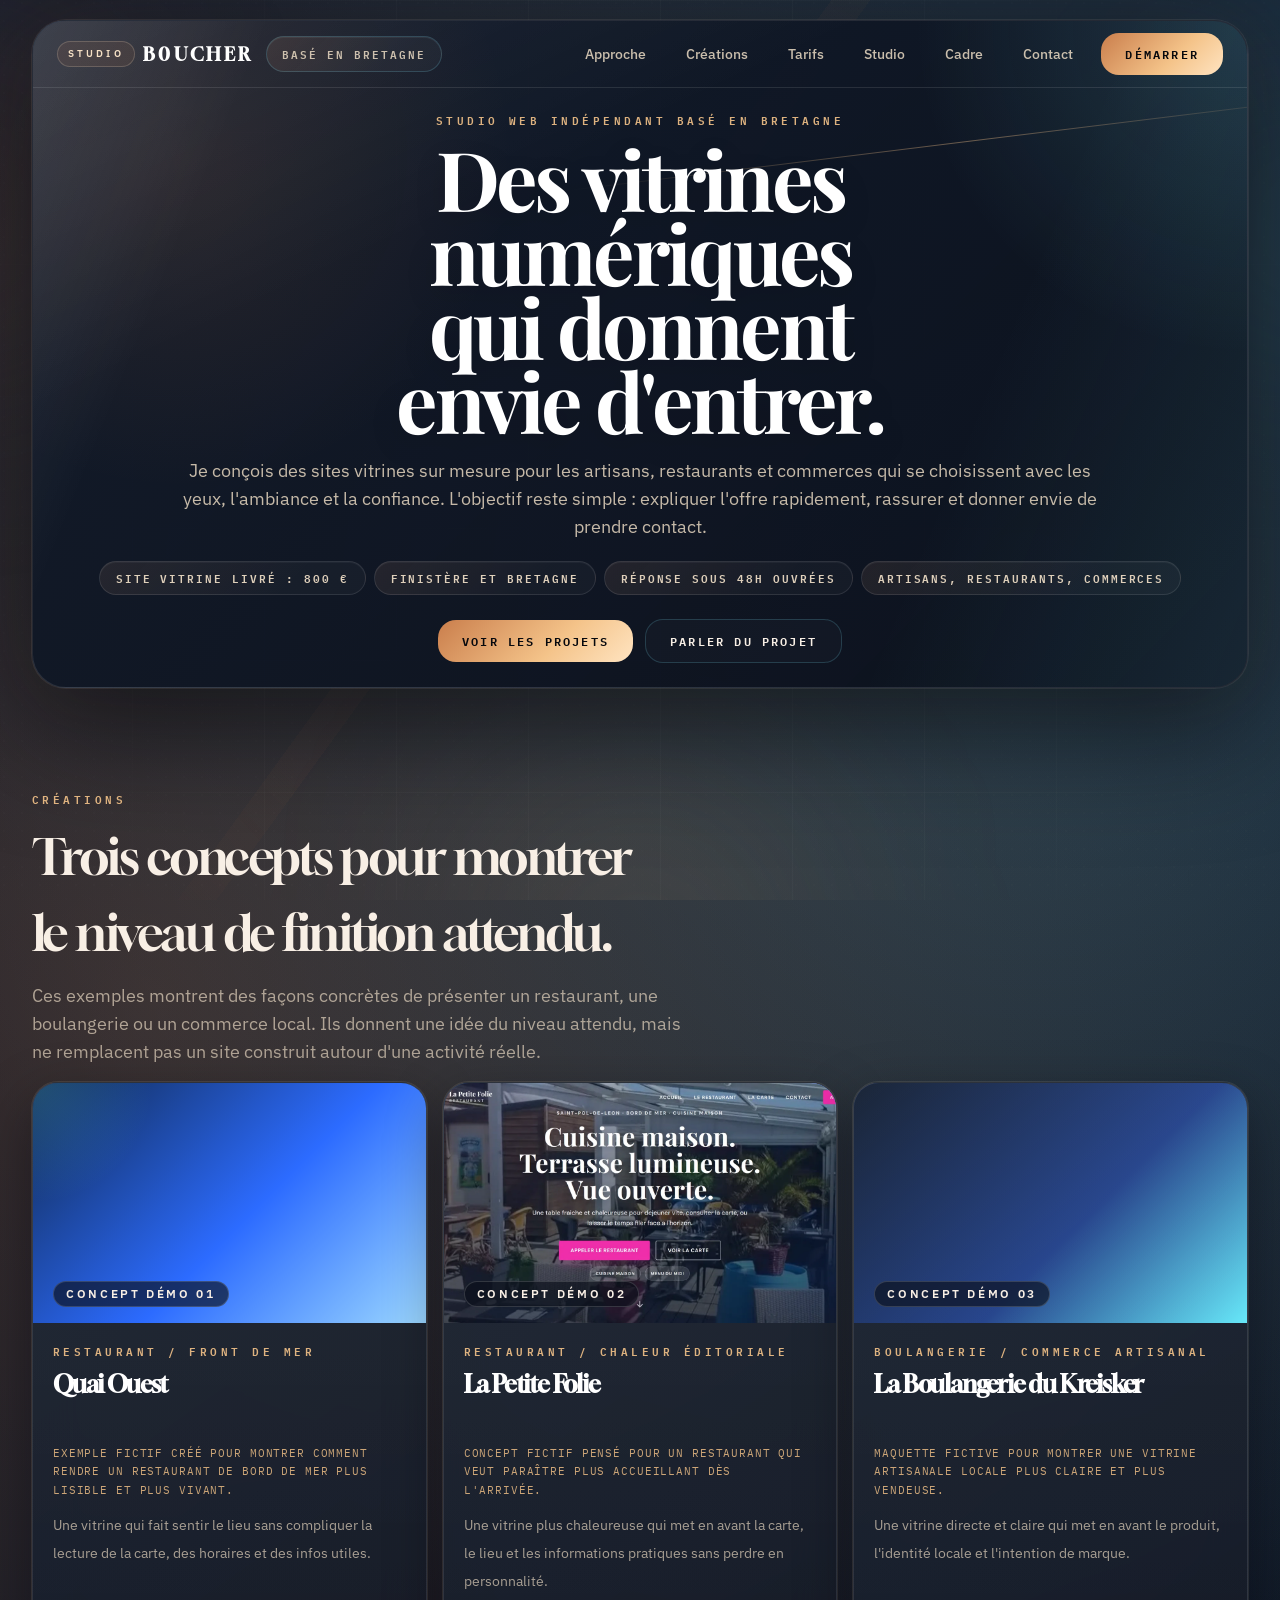
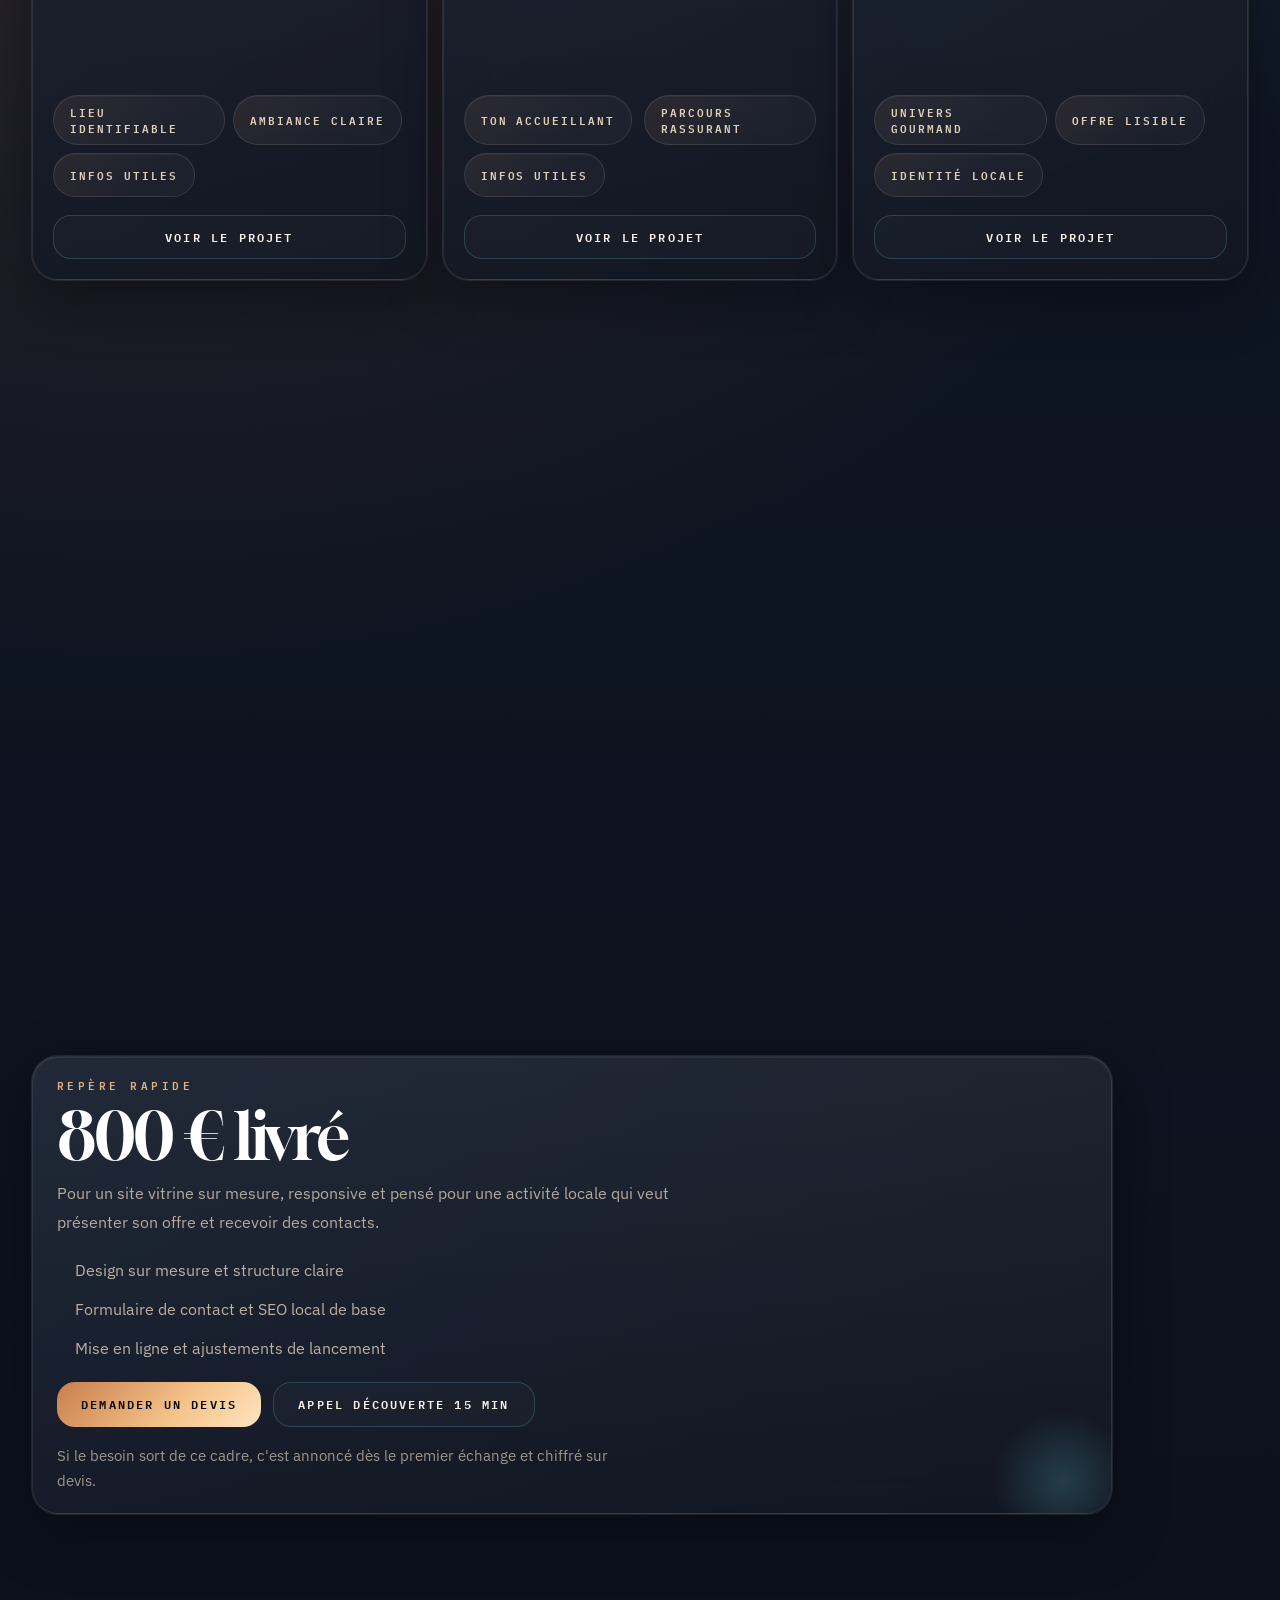
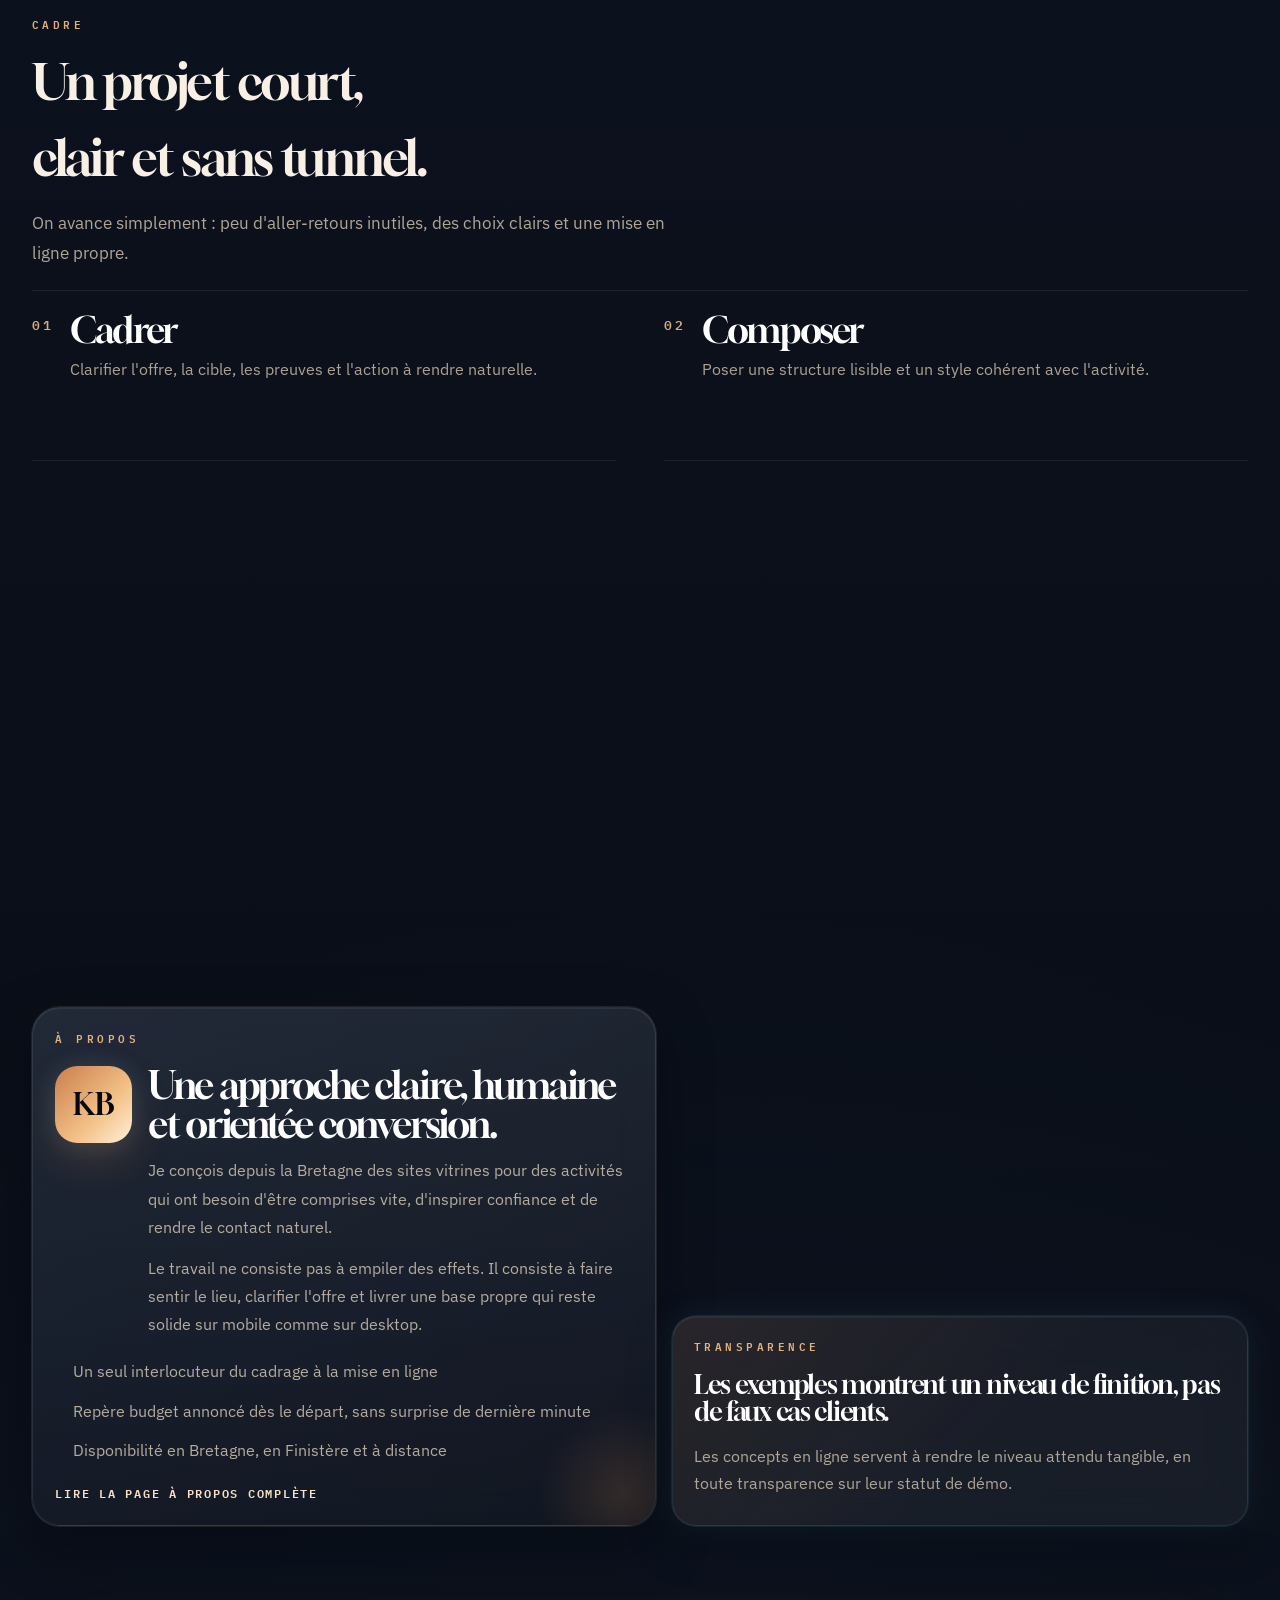
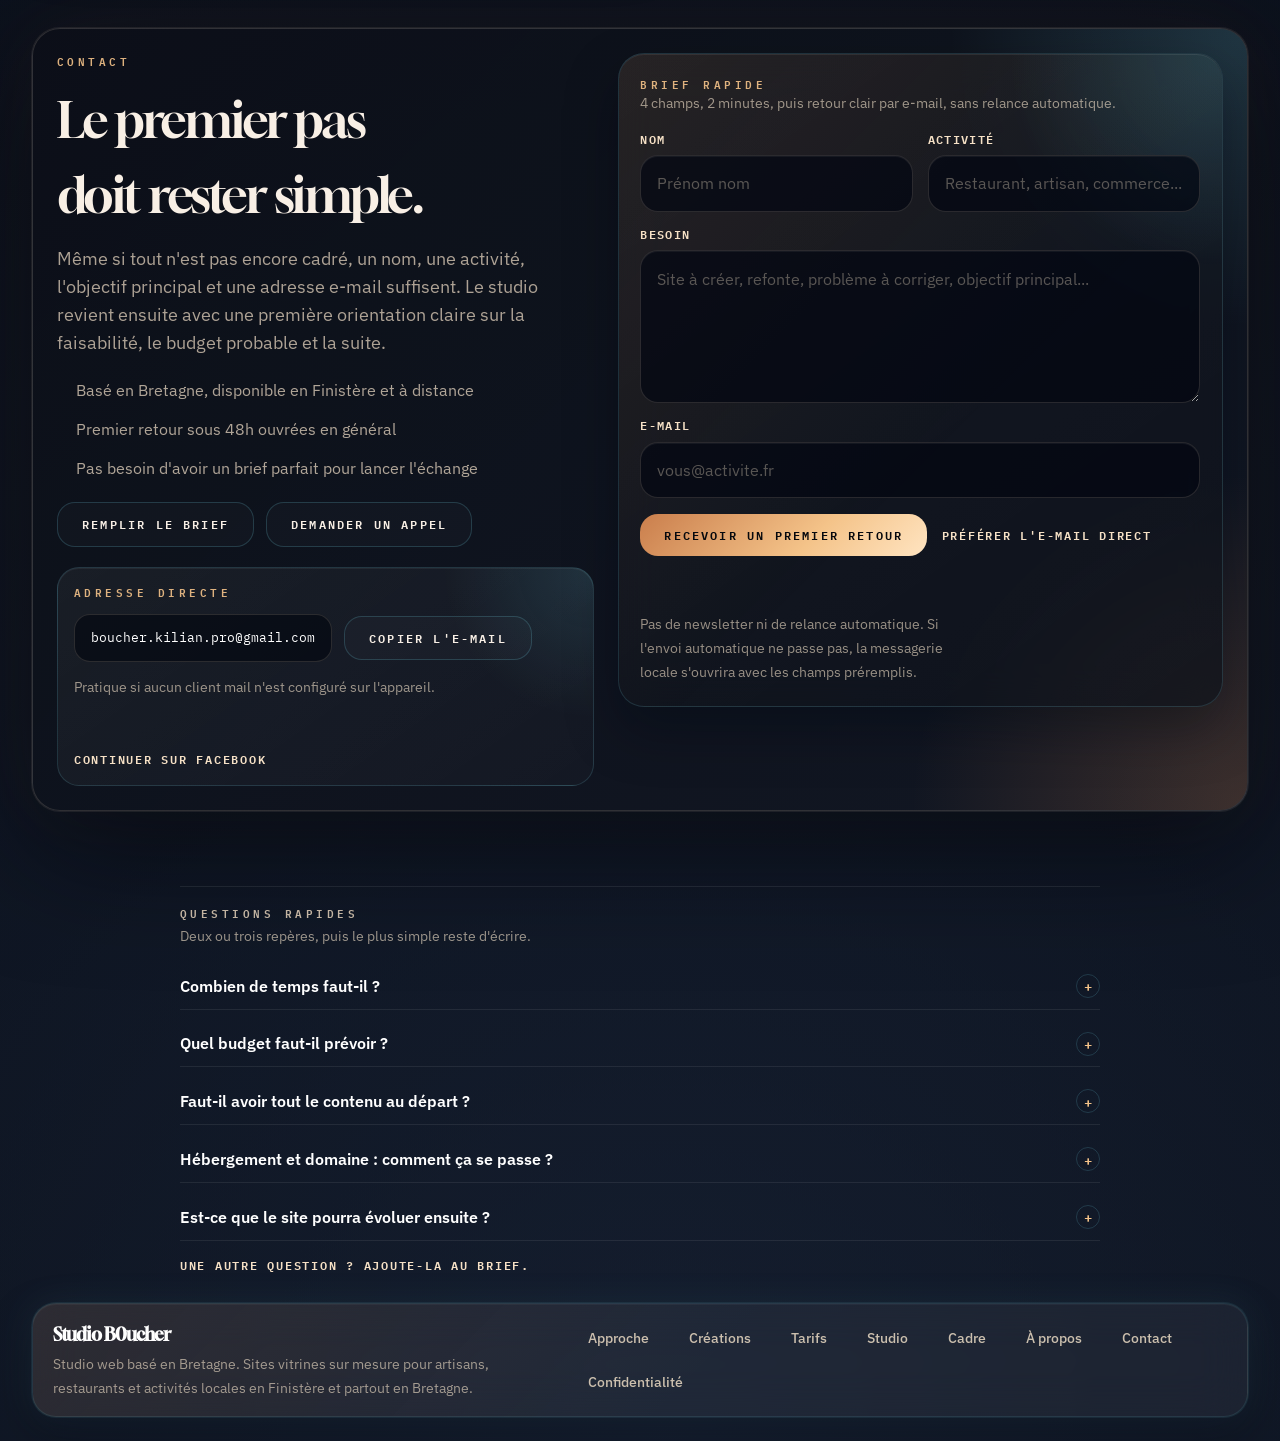
<file: index.html>
<!DOCTYPE html>
<html lang="fr">
  <head>
    <meta charset="UTF-8">
    <meta name="viewport" content="width=device-width, initial-scale=1.0">
    <meta
      name="description"
      content="Studio B0ucher, studio web ind&eacute;pendant bas&eacute; en Bretagne. Cr&eacute;ation de sites vitrines pour artisans, restaurants et commerces en Finist&egrave;re et partout en Bretagne."
    >
    <meta name="robots" content="index,follow">
    <meta name="theme-color" content="#090b12">
    <meta property="og:locale" content="fr_FR">
    <meta property="og:type" content="website">
    <meta property="og:site_name" content="Studio B0ucher">
    <meta property="og:title" content="Studio B0ucher | Cr&eacute;ation de sites vitrines en Bretagne">
    <meta property="og:description" content="Studio web ind&eacute;pendant bas&eacute; en Bretagne. Sites vitrines sur mesure pour artisans, restaurants et commerces en Finist&egrave;re et partout en Bretagne.">
    <meta property="og:url" content="https://openapi-routeur.github.io/MonSiteBreton/">
    <meta property="og:image" content="https://openapi-routeur.github.io/MonSiteBreton/assets/og-studio-b0ucher.png">
    <meta property="og:image:type" content="image/png">
    <meta property="og:image:width" content="1200">
    <meta property="og:image:height" content="630">
    <meta property="og:image:alt" content="Aper&ccedil;u du site Studio B0ucher, studio web bas&eacute; en Bretagne.">
    <meta name="twitter:card" content="summary_large_image">
    <meta name="twitter:title" content="Studio B0ucher | Cr&eacute;ation de sites vitrines en Bretagne">
    <meta name="twitter:description" content="Studio web ind&eacute;pendant bas&eacute; en Bretagne. Sites vitrines sur mesure pour artisans, restaurants et commerces en Finist&egrave;re et partout en Bretagne.">
    <meta name="twitter:image" content="https://openapi-routeur.github.io/MonSiteBreton/assets/og-studio-b0ucher.png">
    <meta name="twitter:image:alt" content="Aper&ccedil;u du site Studio B0ucher, studio web bas&eacute; en Bretagne.">
    <title>Studio B0ucher | Cr&eacute;ation de sites vitrines en Bretagne</title>
    <link rel="canonical" href="https://openapi-routeur.github.io/MonSiteBreton/">
    <link rel="icon" href="assets/favicon.svg" type="image/svg+xml" sizes="any">
    <link rel="icon" href="assets/favicon.png" type="image/png" sizes="64x64">
    <link rel="shortcut icon" href="favicon.ico" type="image/x-icon">
    <link rel="apple-touch-icon" href="assets/apple-touch-icon.png" sizes="180x180">
    <link rel="manifest" href="site.webmanifest">
    <link rel="stylesheet" href="assets/fonts.css">
    <link rel="stylesheet" href="assets/index.css">
    <script type="application/ld+json">
      {
        "@context": "https://schema.org",
        "@type": "ProfessionalService",
        "name": "Studio B0ucher",
        "url": "https://openapi-routeur.github.io/MonSiteBreton/",
        "image": "https://openapi-routeur.github.io/MonSiteBreton/assets/og-studio-b0ucher.png",
        "description": "Studio web ind\u00e9pendant bas\u00e9 en Bretagne, sp\u00e9cialis\u00e9 dans la cr\u00e9ation de sites vitrines pour artisans, restaurants et commerces locaux.",
        "email": "mailto:boucher.kilian.pro@gmail.com",
        "sameAs": [
          "https://www.facebook.com/b0uch3rmx"
        ],
        "serviceType": [
          "Cr\u00e9ation de site vitrine",
          "Refonte de site vitrine",
          "Design web local"
        ],
        "areaServed": [
          {
            "@type": "AdministrativeArea",
            "name": "Finist\u00e8re"
          },
          {
            "@type": "AdministrativeArea",
            "name": "Bretagne"
          }
        ]
      }
    </script>
  </head>
  <body>
    <a class="skip-link" href="#contenu">Aller au contenu</a>

    <div class="pointer-events-none fixed inset-0 -z-10 overflow-hidden" aria-hidden="true">
      <div class="grid-overlay absolute inset-0 opacity-25"></div>
      <div class="ambient-blob absolute left-[-12rem] top-16 h-72 w-72 rounded-full bg-cyber-500/[0.20] blur-[120px]"></div>
      <div class="ambient-blob ambient-blob-b absolute right-[-10rem] top-24 h-64 w-64 rounded-full bg-signal-400/[0.12] blur-[110px]"></div>
      <div class="absolute bottom-[-12rem] left-1/2 h-72 w-72 -translate-x-1/2 rounded-full bg-cyber-400/[0.14] blur-[130px]"></div>
    </div>

    <main id="contenu" class="px-4 py-4 sm:px-6 lg:px-8 lg:py-5">
      <section class="mx-auto max-w-[1320px]">
        <div class="cyber-shell">
          <header class="relative z-10 flex flex-wrap items-center gap-3 border-b border-white/[0.10] px-4 py-3 sm:px-6">
            <a class="group inline-flex items-center gap-2 rounded-full focus-ring" href="#contenu" aria-label="Accueil Studio B0ucher">
              <span class="rounded-full border border-cyber-300/[0.20] bg-cyber-500/[0.10] px-2.5 py-1 text-[0.65rem] font-semibold uppercase tracking-[0.3em] text-cyber-300">Studio</span>
              <span class="font-display text-base font-semibold uppercase tracking-[0.2em] text-white sm:text-lg">B0ucher</span>
            </a>
            <span class="location-pill hidden sm:inline-flex">Bas&eacute; en Bretagne</span>

            <button
              class="ml-auto inline-flex items-center rounded-full border border-cyber-300/[0.20] bg-white/[0.04] px-4 py-2 text-sm font-semibold text-cyber-100 focus-ring md:hidden"
              type="button"
              aria-expanded="false"
              aria-controls="site-nav"
              data-nav-toggle
            >
              Menu
            </button>

            <nav
              class="hidden w-full flex-col gap-2 pt-2 md:ml-auto md:flex md:w-auto md:flex-row md:items-center md:gap-2 md:pt-0"
              id="site-nav"
              aria-label="Navigation principale"
            >
              <a class="rounded-full px-4 py-2 text-sm font-medium text-cyber-200/[0.90] transition hover:bg-white/[0.04] hover:text-white focus-ring" href="#approche">Approche</a>
              <a class="rounded-full px-4 py-2 text-sm font-medium text-cyber-200/[0.90] transition hover:bg-white/[0.04] hover:text-white focus-ring" href="#creations">Cr&eacute;ations</a>
              <a class="rounded-full px-4 py-2 text-sm font-medium text-cyber-200/[0.90] transition hover:bg-white/[0.04] hover:text-white focus-ring" href="#investissement">Tarifs</a>
              <a class="rounded-full px-4 py-2 text-sm font-medium text-cyber-200/[0.90] transition hover:bg-white/[0.04] hover:text-white focus-ring" href="#studio">Studio</a>
              <a class="rounded-full px-4 py-2 text-sm font-medium text-cyber-200/[0.90] transition hover:bg-white/[0.04] hover:text-white focus-ring" href="#cadre">Cadre</a>
              <a class="rounded-full px-4 py-2 text-sm font-medium text-cyber-200/[0.90] transition hover:bg-white/[0.04] hover:text-white focus-ring" href="#contact">Contact</a>
            </nav>

            <a class="metal-button focus-ring hidden md:inline-flex" href="#contact">D&eacute;marrer</a>
          </header>

          <div class="relative z-10 px-4 py-5 sm:px-6 lg:px-7 lg:py-6">
            <div class="reveal stagger-1 hero-copy">
              <p class="compact-label">Studio web ind&eacute;pendant bas&eacute; en Bretagne</p>
              <h1 class="hero-title mt-3 text-white">
                Des vitrines num&eacute;riques qui donnent envie d'entrer.
              </h1>
              <p class="hero-lead mt-5 text-base leading-8 text-cyber-200/[0.88] sm:text-lg">
                Je con&ccedil;ois des sites vitrines sur mesure pour les artisans,
                restaurants et commerces qui se choisissent avec les yeux, l'ambiance
                et la confiance. L'objectif reste simple : expliquer l'offre
                rapidement, rassurer et donner envie de prendre contact.
              </p>

              <div class="hero-pills mt-5">
                <span class="pill px-4 text-xs">Site vitrine livr&eacute; : 800 &euro;</span>
                <span class="pill px-4 text-xs">Finist&egrave;re et Bretagne</span>
                <span class="pill px-4 text-xs">R&eacute;ponse sous 48h ouvr&eacute;es</span>
                <span class="pill px-4 text-xs">Artisans, restaurants, commerces</span>
              </div>

              <div class="hero-actions mt-6">
                <a class="metal-button scan-hover focus-ring" href="#creations">Voir les projets</a>
                <a class="outline-button scan-hover focus-ring" href="#contact">Parler du projet</a>
              </div>
            </div>
          </div>

        </div>
      </section>

      <section class="mx-auto mt-8 max-w-[1320px]" id="creations">
        <div class="reveal stagger-1 max-w-3xl">
          <p class="compact-label">Cr&eacute;ations</p>
          <h2 class="section-title mt-3">Trois concepts pour montrer le niveau de finition attendu.</h2>
          <p class="mt-3 max-w-2xl text-base leading-8 text-cyber-200/[0.72] sm:text-lg">
            Ces exemples montrent des fa&ccedil;ons concr&egrave;tes de pr&eacute;senter un
            restaurant, une boulangerie ou un commerce local. Ils donnent une
            id&eacute;e du niveau attendu, mais ne remplacent pas un site construit
            autour d'une activit&eacute; r&eacute;elle.
          </p>
        </div>

        <div class="mt-4 grid gap-4 lg:grid-cols-3 lg:items-stretch">
          <article class="reveal stagger-1 panel-metal flex h-full flex-col overflow-hidden rounded-[26px] scan-hover">
            <a
              class="group relative flex min-h-[240px] items-end overflow-hidden px-5 py-4"
              href="https://b0uch3r.github.io/quai-ouest/"
              target="_blank"
              rel="noopener noreferrer"
            >
              <div class="absolute inset-0 bg-[linear-gradient(180deg,rgba(4,8,22,0.08),rgba(4,8,22,0.85)),linear-gradient(135deg,rgba(44,107,255,0.25),transparent_65%)]"></div>
              <div class="absolute inset-0 bg-[radial-gradient(circle_at_top_left,rgba(103,232,249,0.2),transparent_26%),linear-gradient(135deg,#10284c,#2c6bff_55%,#9bd7ff)]"></div>
              <picture>
                <source srcset="assets/projects/quai-ouest-thumbnail.webp" type="image/webp">
                <img
                  class="absolute inset-0 h-full w-full object-cover transition duration-700 group-hover:scale-[1.04]"
                  src="assets/projects/quai-ouest-thumbnail-fallback.png"
                  alt="Miniature du concept Quai Ouest"
                  width="1440"
                  height="731"
                  loading="eager"
                  decoding="async"
                >
              </picture>
              <span class="relative z-10 rounded-full border border-white/[0.15] bg-night-900/[0.65] px-3 py-1 text-xs font-semibold uppercase tracking-[0.22em] text-cyber-100">
                Concept d&eacute;mo 01
              </span>
            </a>
            <div class="grid flex-1 grid-rows-[auto_auto_auto_1fr_auto] px-5 py-5">
              <div class="lg:min-h-[88px]">
                <p class="compact-label">Restaurant / front de mer</p>
                <h3 class="mt-2 font-display text-2xl font-semibold tracking-[-0.05em] text-white lg:min-h-[64px]">Quai Ouest</h3>
              </div>
              <p class="project-context mt-3">
                Exemple fictif cr&eacute;&eacute; pour montrer comment rendre un restaurant de bord de mer plus lisible et plus vivant.
              </p>
              <p class="mt-3 text-sm leading-7 text-cyber-200/[0.72] lg:min-h-[168px]">
                Une vitrine qui fait sentir le lieu sans compliquer la lecture de
                la carte, des horaires et des infos utiles.
              </p>
              <div class="mt-4 grid gap-2 sm:grid-cols-2 lg:min-h-[104px] lg:content-start">
                <span class="pill min-h-[44px] justify-self-start px-4 text-xs">Lieu identifiable</span>
                <span class="pill min-h-[44px] justify-self-start px-4 text-xs">Ambiance claire</span>
                <span class="pill min-h-[44px] justify-self-start px-4 text-xs">Infos utiles</span>
              </div>
              <div class="mt-auto pt-4">
                <a class="outline-button focus-ring w-full" href="https://b0uch3r.github.io/quai-ouest/" target="_blank" rel="noopener noreferrer">Voir le projet <span class="sr-only">Quai Ouest</span></a>
              </div>
            </div>
          </article>

          <article class="reveal stagger-2 panel-metal flex h-full flex-col overflow-hidden rounded-[26px] scan-hover">
            <a
              class="group relative flex min-h-[240px] items-end overflow-hidden px-5 py-4"
              href="https://lapetitfolie.github.io/restaurant/"
              target="_blank"
              rel="noopener noreferrer"
            >
              <div class="absolute inset-0 bg-[linear-gradient(180deg,rgba(4,8,22,0.08),rgba(4,8,22,0.85)),linear-gradient(135deg,rgba(103,232,249,0.18),transparent_65%)]"></div>
              <div class="absolute inset-0 bg-[radial-gradient(circle_at_top_right,rgba(255,255,255,0.2),transparent_22%),linear-gradient(135deg,#1c2d59,#4977ff_58%,#dce8f6)]"></div>
              <img
                class="absolute inset-0 h-full w-full object-cover transition duration-700 group-hover:scale-[1.04]"
                src="assets/projects/la-petite-folie-thumbnail.webp"
                alt="Miniature du concept La Petite Folie"
                width="1440"
                height="752"
                loading="eager"
                decoding="async"
              >
              <span class="relative z-10 rounded-full border border-white/[0.15] bg-night-900/[0.65] px-3 py-1 text-xs font-semibold uppercase tracking-[0.22em] text-cyber-100">
                Concept d&eacute;mo 02
              </span>
            </a>
            <div class="grid flex-1 grid-rows-[auto_auto_auto_1fr_auto] px-5 py-5">
              <div class="lg:min-h-[88px]">
                <p class="compact-label">Restaurant / chaleur &eacute;ditoriale</p>
                <h3 class="mt-2 font-display text-2xl font-semibold tracking-[-0.05em] text-white lg:min-h-[64px]">La Petite Folie</h3>
              </div>
              <p class="project-context mt-3">
                Concept fictif pens&eacute; pour un restaurant qui veut para&icirc;tre plus accueillant d&egrave;s l'arriv&eacute;e.
              </p>
              <p class="mt-3 text-sm leading-7 text-cyber-200/[0.72] lg:min-h-[168px]">
                Une vitrine plus chaleureuse qui met en avant la carte, le lieu
                et les informations pratiques sans perdre en personnalit&eacute;.
              </p>
              <div class="mt-4 grid gap-2 sm:grid-cols-2 lg:min-h-[104px] lg:content-start">
                <span class="pill min-h-[44px] justify-self-start px-4 text-xs">Ton accueillant</span>
                <span class="pill min-h-[44px] justify-self-start px-4 text-xs">Parcours rassurant</span>
                <span class="pill min-h-[44px] justify-self-start px-4 text-xs">Infos utiles</span>
              </div>
              <div class="mt-auto pt-4">
                <a class="outline-button focus-ring w-full" href="https://lapetitfolie.github.io/restaurant/" target="_blank" rel="noopener noreferrer">Voir le projet <span class="sr-only">La Petite Folie</span></a>
              </div>
            </div>
          </article>

          <article class="reveal stagger-3 panel-metal flex h-full flex-col overflow-hidden rounded-[26px] scan-hover">
            <a
              class="group relative flex min-h-[240px] items-end overflow-hidden px-5 py-4"
              href="https://boulangeriekreisker.github.io/boulangerie/"
              target="_blank"
              rel="noopener noreferrer"
            >
              <div class="absolute inset-0 bg-[linear-gradient(180deg,rgba(4,8,22,0.08),rgba(4,8,22,0.85)),linear-gradient(135deg,rgba(44,107,255,0.22),transparent_65%)]"></div>
              <div class="absolute inset-0 bg-[linear-gradient(145deg,rgba(255,255,255,0.08),transparent),linear-gradient(135deg,#071326,#214089_58%,#67e8f9)]"></div>
              <img
                class="absolute inset-0 h-full w-full object-cover transition duration-700 group-hover:scale-[1.04]"
                src="assets/projects/kreisker-thumbnail.webp"
                alt="Miniature du concept La Boulangerie du Kreisker"
                width="1440"
                height="671"
                loading="lazy"
                decoding="async"
              >
              <span class="relative z-10 rounded-full border border-white/[0.15] bg-night-900/[0.65] px-3 py-1 text-xs font-semibold uppercase tracking-[0.22em] text-cyber-100">
                Concept d&eacute;mo 03
              </span>
            </a>
            <div class="grid flex-1 grid-rows-[auto_auto_auto_1fr_auto] px-5 py-5">
              <div class="lg:min-h-[88px]">
                <p class="compact-label">Boulangerie / commerce artisanal</p>
                <h3 class="mt-2 font-display text-2xl font-semibold tracking-[-0.05em] text-white lg:min-h-[64px]">La Boulangerie du Kreisker</h3>
              </div>
              <p class="project-context mt-3">
                Maquette fictive pour montrer une vitrine artisanale locale plus claire et plus vendeuse.
              </p>
              <p class="mt-3 text-sm leading-7 text-cyber-200/[0.72] lg:min-h-[168px]">
                Une vitrine directe et claire qui met en avant le produit,
                l'identit&eacute; locale et l'intention de marque.
              </p>
              <div class="mt-4 grid gap-2 sm:grid-cols-2 lg:min-h-[104px] lg:content-start">
                <span class="pill min-h-[44px] justify-self-start px-4 text-xs">Univers gourmand</span>
                <span class="pill min-h-[44px] justify-self-start px-4 text-xs">Offre lisible</span>
                <span class="pill min-h-[44px] justify-self-start px-4 text-xs">Identit&eacute; locale</span>
              </div>
              <div class="mt-auto pt-4">
                <a class="outline-button focus-ring w-full" href="https://boulangeriekreisker.github.io/boulangerie/" target="_blank" rel="noopener noreferrer">Voir le projet <span class="sr-only">La Boulangerie du Kreisker</span></a>
              </div>
            </div>
          </article>
        </div>
      </section>

      <section class="mx-auto mt-8 max-w-[1320px]" id="approche">
        <div class="reveal stagger-1 max-w-3xl section-intro">
          <p class="compact-label">Approche</p>
          <h2 class="section-title mt-3">Un site qui se comprend vite et donne confiance.</h2>
          <p class="section-lead mt-3">
            Studio B0ucher con&ccedil;oit en Bretagne des vitrines sur mesure pour artisans,
            restaurants et commerces. Le site doit attirer l'oeil, rassurer vite et
            rendre le contact simple.
          </p>
        </div>

        <div class="info-grid info-grid-3">
          <article class="reveal stagger-2 panel-metal feature-card rounded-[26px] scan-hover">
            <p class="compact-label">Clart&eacute;</p>
            <h3 class="mt-3 max-w-[18ch] font-display text-2xl font-semibold tracking-[-0.05em] text-white sm:text-[2.1rem]">
              L'offre se lit en quelques secondes.
            </h3>
            <ul class="feature-bullets">
              <li>Hi&eacute;rarchie nette d&egrave;s l'arriv&eacute;e</li>
              <li>Moins de texte, plus d'air</li>
            </ul>
          </article>

          <article class="reveal stagger-3 panel-glass feature-card rounded-[24px] scan-hover">
            <p class="compact-label">Identit&eacute;</p>
            <h3 class="mt-2 font-display text-xl font-semibold tracking-[-0.05em] text-white">
              Un style juste, sans en faire trop.
            </h3>
            <ul class="feature-bullets">
              <li>Une identit&eacute; qui ressemble au lieu</li>
              <li>Lecture fluide sur mobile comme sur desktop</li>
            </ul>
          </article>

          <article class="reveal stagger-4 panel-glass feature-card rounded-[24px] scan-hover">
            <p class="compact-label">Contact</p>
            <h3 class="mt-2 font-display text-xl font-semibold tracking-[-0.05em] text-white">
              La prise de contact reste &eacute;vidente.
            </h3>
            <ul class="feature-bullets">
              <li>Preuves, rep&egrave;res et action visibles</li>
              <li>Parcours simple, sans friction inutile</li>
            </ul>
          </article>
        </div>
      </section>

      <section class="mx-auto mt-8 max-w-[1320px]" id="investissement">
        <div class="reveal stagger-1 max-w-3xl section-intro">
          <p class="compact-label">Investissement</p>
          <p class="section-lead mt-3">
            Un rep&egrave;re simple pour savoir tout de suite si le projet entre dans le
            bon cadre.
          </p>
        </div>

        <div class="pricing-layout">
          <article class="reveal stagger-2 panel-metal pricing-intro rounded-[26px] px-5 py-5 sm:px-6">
            <p class="compact-label">Rep&egrave;re rapide</p>
            <p class="pricing-highlight mt-3">800 &euro; livr&eacute;</p>
            <p class="section-copy mt-3 max-w-2xl">
              Pour un site vitrine sur mesure, responsive et pens&eacute; pour une activit&eacute;
              locale qui veut pr&eacute;senter son offre et recevoir des contacts.
            </p>

            <ul class="pricing-list mt-5">
              <li>Design sur mesure et structure claire</li>
              <li>Formulaire de contact et SEO local de base</li>
              <li>Mise en ligne et ajustements de lancement</li>
            </ul>

            <div class="mt-5 flex flex-wrap gap-3">
              <a class="metal-button focus-ring" href="#contact-form">Demander un devis</a>
              <a class="outline-button focus-ring" href="mailto:boucher.kilian.pro@gmail.com?subject=Appel%20d%C3%A9couverte%2015%20min">Appel d&eacute;couverte 15 min</a>
            </div>

            <p class="pricing-note">
              Si le besoin sort de ce cadre, c'est annonc&eacute; d&egrave;s le premier
              &eacute;change et chiffr&eacute; sur devis.
            </p>
          </article>
        </div>
      </section>

      <section class="mx-auto mt-8 max-w-[1320px]" id="cadre">
        <div class="reveal stagger-1 max-w-3xl section-intro">
          <p class="compact-label">Cadre</p>
          <h2 class="section-title mt-3 max-w-[12ch]">Un projet court, clair et sans tunnel.</h2>
          <p class="section-lead mt-3">
            On avance simplement : peu d'aller-retours inutiles, des choix clairs
            et une mise en ligne propre.
          </p>
        </div>

        <ol class="process-list" aria-label="Les 4 &eacute;tapes du projet">
          <li class="reveal stagger-2 process-step">
            <p class="process-index" aria-hidden="true">01</p>
            <div class="process-body">
              <h3 class="process-title">Cadrer</h3>
              <p class="process-copy">Clarifier l'offre, la cible, les preuves et l'action &agrave; rendre naturelle.</p>
            </div>
          </li>

          <li class="reveal stagger-3 process-step">
            <p class="process-index" aria-hidden="true">02</p>
            <div class="process-body">
              <h3 class="process-title">Composer</h3>
              <p class="process-copy">Poser une structure lisible et un style coh&eacute;rent avec l'activit&eacute;.</p>
            </div>
          </li>

          <li class="reveal stagger-3 process-step">
            <p class="process-index" aria-hidden="true">03</p>
            <div class="process-body">
              <h3 class="process-title">D&eacute;velopper</h3>
              <p class="process-copy">Int&eacute;grer proprement pour mobile, desktop et prise de contact.</p>
            </div>
          </li>

          <li class="reveal stagger-4 process-step">
            <p class="process-index" aria-hidden="true">04</p>
            <div class="process-body">
              <h3 class="process-title">Lancer</h3>
              <p class="process-copy">Ajuster, publier et livrer une base pr&ecirc;te &agrave; &eacute;voluer.</p>
            </div>
          </li>
        </ol>
      </section>

      <section class="mx-auto mt-8 max-w-[1320px]" id="studio">
        <div class="reveal stagger-1 max-w-3xl section-intro">
          <p class="compact-label">Studio</p>
          <h2 class="section-title mt-3">Un studio ind&eacute;pendant, un seul interlocuteur, un vrai ancrage local.</h2>
          <p class="section-lead mt-3">
            Ici, pas d'agence opaque ni de relais multiples : tu &eacute;changes directement
            avec la personne qui cadre, con&ccedil;oit et int&egrave;gre le site.
          </p>
        </div>

        <div class="trust-layout">
          <article class="reveal stagger-2 panel-metal about-panel rounded-[28px]">
            <p class="compact-label">&Agrave; propos</p>
            <div class="about-header">
              <div class="about-mark" aria-hidden="true">KB</div>
              <div class="about-copy">
                <h3 class="about-title">Une approche claire, humaine et orient&eacute;e conversion.</h3>
                <p>
                  Je con&ccedil;ois depuis la Bretagne des sites vitrines pour des activit&eacute;s
                  qui ont besoin d'&ecirc;tre comprises vite, d'inspirer confiance et de rendre
                  le contact naturel.
                </p>
                <p>
                  Le travail ne consiste pas &agrave; empiler des effets. Il consiste &agrave; faire
                  sentir le lieu, clarifier l'offre et livrer une base propre qui reste
                  solide sur mobile comme sur desktop.
                </p>
              </div>
            </div>

            <ul class="trust-points">
              <li>Un seul interlocuteur du cadrage &agrave; la mise en ligne</li>
              <li>Rep&egrave;re budget annonc&eacute; d&egrave;s le d&eacute;part, sans surprise de derni&egrave;re minute</li>
              <li>Disponibilit&eacute; en Bretagne, en Finist&egrave;re et &agrave; distance</li>
            </ul>

            <a class="text-link focus-ring" href="./a-propos.html">Lire la page &agrave; propos compl&egrave;te</a>
          </article>

          <div class="trust-grid">
            <article class="reveal stagger-3 panel-glass trust-card rounded-[24px] scan-hover">
              <p class="compact-label">Cadence claire</p>
              <h3 class="trust-title">Un premier retour rapide, puis un projet court.</h3>
              <p class="trust-copy">
                Premier retour sous 48h ouvr&eacute;es en g&eacute;n&eacute;ral, puis une avance
                structur&eacute;e avec peu d'allers-retours inutiles.
              </p>
            </article>

            <article class="reveal stagger-3 panel-glass trust-card rounded-[24px] scan-hover">
              <p class="compact-label">Rep&egrave;res concrets</p>
              <h3 class="trust-title">Le budget, le cadre et la suite sont visibles avant d'&eacute;crire.</h3>
              <p class="trust-copy">
                Tarif de d&eacute;part, processus, FAQ et brief rapide sont d&eacute;j&agrave; en
                place pour &eacute;viter les zones floues.
              </p>
            </article>

            <article class="reveal stagger-4 panel-glass trust-card rounded-[24px] scan-hover">
              <p class="compact-label">Transparence</p>
              <h3 class="trust-title">Les exemples montrent un niveau de finition, pas de faux cas clients.</h3>
              <p class="trust-copy">
                Les concepts en ligne servent &agrave; rendre le niveau attendu tangible, en
                toute transparence sur leur statut de d&eacute;mo.
              </p>
            </article>
          </div>
        </div>
      </section>

      <section class="mx-auto mt-8 max-w-[1320px] pb-6" id="contact">
        <div class="reveal stagger-1 relative overflow-hidden rounded-[28px] border border-cyber-300/[0.15] bg-[linear-gradient(135deg,rgba(12,15,24,0.96),rgba(18,24,36,0.92))] px-5 py-6 shadow-shell sm:px-6">
          <div class="absolute inset-y-0 right-0 w-[42%] bg-[radial-gradient(circle_at_top_right,rgba(125,232,255,0.16),transparent_32%),radial-gradient(circle_at_bottom_right,rgba(202,126,76,0.24),transparent_36%)]"></div>
          <div class="relative z-10 contact-grid">
            <div class="contact-copy">
              <p class="compact-label">Contact</p>
              <h2 class="section-title mt-3 max-w-[14ch]">
                Le premier pas doit rester simple.
              </h2>
              <p class="mt-3 max-w-3xl text-base leading-8 text-cyber-200/[0.76] sm:text-lg">
                M&ecirc;me si tout n'est pas encore cadr&eacute;, un nom, une activit&eacute;, l'objectif
                principal et une adresse e-mail suffisent. Le studio revient ensuite avec
                une premi&egrave;re orientation claire sur la faisabilit&eacute;, le budget probable
                et la suite.
              </p>

              <ul class="contact-points mt-5">
                <li>Bas&eacute; en Bretagne, disponible en Finist&egrave;re et &agrave; distance</li>
                <li>Premier retour sous 48h ouvr&eacute;es en g&eacute;n&eacute;ral</li>
                <li>Pas besoin d'avoir un brief parfait pour lancer l'&eacute;change</li>
              </ul>

              <div class="mt-5 flex flex-wrap gap-3">
                <a class="outline-button focus-ring" href="#contact-form">Remplir le brief</a>
                <a class="outline-button focus-ring" href="mailto:boucher.kilian.pro@gmail.com?subject=Appel%20d%C3%A9couverte%2015%20min">Demander un appel</a>
              </div>

              <div class="contact-direct-card">
                <p class="compact-label">Adresse directe</p>
                <div class="contact-direct-row">
                  <span class="contact-email-chip" id="contact-direct-email">boucher.kilian.pro@gmail.com</span>
                  <button
                    class="outline-button focus-ring contact-copy-button"
                    type="button"
                    data-copy-email
                    data-copy-value="boucher.kilian.pro@gmail.com"
                    aria-describedby="contact-copy-status"
                  >
                    Copier l'e-mail
                  </button>
                </div>
                <p class="contact-form-note">
                  Pratique si aucun client mail n'est configur&eacute; sur l'appareil.
                </p>
                <p class="form-status contact-copy-status" id="contact-copy-status" data-copy-status role="status" aria-live="polite"></p>
                <a class="text-link focus-ring" href="https://www.facebook.com/b0uch3rmx" target="_blank" rel="noreferrer">Continuer sur Facebook</a>
              </div>
            </div>

            <form
              class="contact-form-panel reveal stagger-2"
              id="contact-form"
              data-contact-form
              data-mailto="boucher.kilian.pro@gmail.com"
              data-success-message="Merci, la demande est partie. Le studio reviendra vers toi rapidement."
              action="https://formsubmit.co/boucher.kilian.pro@gmail.com"
              data-ajax-action="https://formsubmit.co/ajax/boucher.kilian.pro@gmail.com"
              method="POST"
            >
              <input type="hidden" name="_subject" value="Nouveau projet depuis la page d'accueil Studio B0ucher">
              <input type="hidden" name="_captcha" value="false">
              <input type="hidden" name="_template" value="table">
              <input type="hidden" name="_next" value="https://openapi-routeur.github.io/MonSiteBreton/contact.html?sent=1">
              <input type="hidden" name="source_page" value="Accueil">
              <input type="text" name="_honey" style="display:none">

              <div class="contact-form-header">
                <p class="compact-label">Brief rapide</p>
                <p class="contact-form-note">4 champs, 2 minutes, puis retour clair par e-mail, sans relance automatique.</p>
              </div>

              <div class="contact-form-grid">
                <label class="form-field">
                  <span>Nom</span>
                  <input type="text" name="name" autocomplete="name" placeholder="Pr&eacute;nom nom" required>
                </label>

                <label class="form-field">
                  <span>Activit&eacute;</span>
                  <input type="text" name="activity" autocomplete="organization" placeholder="Restaurant, artisan, commerce..." required>
                </label>

                <label class="form-field form-field-full">
                  <span>Besoin</span>
                  <textarea name="need" rows="5" placeholder="Site &agrave; cr&eacute;er, refonte, probl&egrave;me &agrave; corriger, objectif principal..." required></textarea>
                </label>

                <label class="form-field form-field-full">
                  <span>E-mail</span>
                  <input type="email" name="email" autocomplete="email" placeholder="vous@activite.fr" required>
                </label>
              </div>

              <div class="contact-form-actions">
                <button class="metal-button focus-ring" type="submit">Recevoir un premier retour</button>
                <a class="text-link focus-ring" href="mailto:boucher.kilian.pro@gmail.com?subject=Demande%20de%20site%20vitrine">Pr&eacute;f&eacute;rer l'e-mail direct</a>
              </div>

              <p class="form-status" data-form-status role="status" aria-live="polite"></p>
              <p class="max-w-[320px] text-sm leading-6 text-cyber-200/[0.66]" id="contact-email-note">
                Pas de newsletter ni de relance automatique. Si l'envoi automatique
                ne passe pas, la messagerie locale s'ouvrira avec les champs pr&eacute;remplis.
              </p>
            </form>
          </div>
        </div>
      </section>

      <section class="mx-auto mt-8 max-w-[1320px] faq-section" id="faq">
        <div class="faq-shell" data-faq-accordion>
          <div class="faq-shell-header">
            <p class="compact-label faq-kicker">Questions rapides</p>
            <p class="faq-shell-note">Deux ou trois rep&egrave;res, puis le plus simple reste d'&eacute;crire.</p>
          </div>

          <details class="faq-item faq-item-compact">
            <summary>Combien de temps faut-il ?</summary>
            <p>En g&eacute;n&eacute;ral, entre 2 et 4 semaines selon le contenu disponible et la rapidit&eacute; des retours.</p>
          </details>

          <details class="faq-item faq-item-compact">
            <summary>Quel budget faut-il pr&eacute;voir ?</summary>
            <p>Le rep&egrave;re de d&eacute;part est de 800 &euro; pour un site vitrine sur mesure. Si le besoin sort du cadre, c'est annonc&eacute; d&egrave;s le premier &eacute;change.</p>
          </details>

          <details class="faq-item faq-item-compact">
            <summary>Faut-il avoir tout le contenu au d&eacute;part ?</summary>
            <p>Non. Il suffit d'avoir l'activit&eacute;, l'offre principale et quelques rep&egrave;res pour poser une base claire.</p>
          </details>

          <details class="faq-item faq-item-compact">
            <summary>H&eacute;bergement et domaine : comment &ccedil;a se passe ?</summary>
            <p>Le studio peut conseiller et aider &agrave; la mise en ligne, mais ces frais restent g&eacute;n&eacute;ralement externes.</p>
          </details>

          <details class="faq-item faq-item-compact">
            <summary>Est-ce que le site pourra &eacute;voluer ensuite ?</summary>
            <p>Oui. La base est pens&eacute;e pour rester propre et accueillir ensuite de nouveaux contenus, pages ou ajustements.</p>
          </details>

          <a class="text-link focus-ring faq-text-link" href="#contact-form">Une autre question ? Ajoute-la au brief.</a>
        </div>
      </section>

    </main>

    <footer class="mx-auto max-w-[1320px] px-4 pb-6 pt-2 sm:px-6 lg:px-8" role="contentinfo">
      <div class="panel-glass flex flex-col gap-4 rounded-[24px] px-5 py-4 sm:flex-row sm:items-center sm:justify-between">
        <div>
          <p class="font-display text-lg font-semibold tracking-[-0.05em] text-white">Studio B0ucher</p>
          <p class="mt-1 max-w-xl text-sm leading-6 text-cyber-200/[0.68]">
            Studio web bas&eacute; en Bretagne. Sites vitrines sur mesure pour artisans,
            restaurants et activit&eacute;s locales en Finist&egrave;re et partout en Bretagne.
          </p>
        </div>
        <nav class="flex flex-wrap gap-2" aria-label="Liens de pied de page">
          <a class="rounded-full px-4 py-2 text-sm font-medium text-cyber-200/[0.90] transition hover:bg-white/[0.04] hover:text-white focus-ring" href="#approche">Approche</a>
          <a class="rounded-full px-4 py-2 text-sm font-medium text-cyber-200/[0.90] transition hover:bg-white/[0.04] hover:text-white focus-ring" href="#creations">Cr&eacute;ations</a>
          <a class="rounded-full px-4 py-2 text-sm font-medium text-cyber-200/[0.90] transition hover:bg-white/[0.04] hover:text-white focus-ring" href="#investissement">Tarifs</a>
          <a class="rounded-full px-4 py-2 text-sm font-medium text-cyber-200/[0.90] transition hover:bg-white/[0.04] hover:text-white focus-ring" href="#studio">Studio</a>
          <a class="rounded-full px-4 py-2 text-sm font-medium text-cyber-200/[0.90] transition hover:bg-white/[0.04] hover:text-white focus-ring" href="#cadre">Cadre</a>
          <a class="rounded-full px-4 py-2 text-sm font-medium text-cyber-200/[0.90] transition hover:bg-white/[0.04] hover:text-white focus-ring" href="./a-propos.html">&Agrave; propos</a>
          <a class="rounded-full px-4 py-2 text-sm font-medium text-cyber-200/[0.90] transition hover:bg-white/[0.04] hover:text-white focus-ring" href="./contact.html">Contact</a>
          <a class="rounded-full px-4 py-2 text-sm font-medium text-cyber-200/[0.90] transition hover:bg-white/[0.04] hover:text-white focus-ring" href="./politique-confidentialite.html">Confidentialit&eacute;</a>
        </nav>
      </div>
    </footer>

    <script>
      const navToggle = document.querySelector("[data-nav-toggle]");
      const siteNav = document.querySelector("#site-nav");
      const reduceMotion = window.matchMedia("(prefers-reduced-motion: reduce)").matches;

      if (!reduceMotion) {
        document.documentElement.classList.add("motion-ready");
      }

      if (navToggle && siteNav) {
        const syncNavState = (isOpen = false) => {
          const isDesktop = window.innerWidth >= 768;
          const expanded = !isDesktop && isOpen;

          navToggle.setAttribute("aria-expanded", String(expanded));
          navToggle.textContent = expanded ? "Fermer" : "Menu";
          siteNav.classList.toggle("hidden", !isDesktop && !expanded);
        };

        navToggle.addEventListener("click", () => {
          const expanded = navToggle.getAttribute("aria-expanded") === "true";
          syncNavState(!expanded);
        });

        siteNav.querySelectorAll("a").forEach((link) => {
          link.addEventListener("click", () => syncNavState(false));
        });

        document.addEventListener("keydown", (event) => {
          if (event.key === "Escape" && navToggle.getAttribute("aria-expanded") === "true") {
            syncNavState(false);
            navToggle.focus();
          }
        });

        window.addEventListener("resize", () => syncNavState(false));
        syncNavState(false);
      }

      document.querySelectorAll("[data-faq-accordion]").forEach((accordion) => {
        const items = Array.from(accordion.querySelectorAll(".faq-item"));

        items.forEach((item) => {
          item.addEventListener("toggle", () => {
            if (!item.open) {
              return;
            }

            items.forEach((otherItem) => {
              if (otherItem !== item) {
                otherItem.open = false;
              }
            });
          });
        });
      });

      const revealElements = document.querySelectorAll(".reveal");

      if (!reduceMotion && "IntersectionObserver" in window && revealElements.length > 0) {
        const observer = new IntersectionObserver(
          (entries) => {
            entries.forEach((entry) => {
              if (entry.isIntersecting) {
                entry.target.classList.add("is-visible");
                observer.unobserve(entry.target);
              }
            });
          },
          { threshold: 0.18 }
        );

        revealElements.forEach((element) => observer.observe(element));
      } else {
        revealElements.forEach((element) => element.classList.add("is-visible"));
      }
    </script>
    <script src="assets/contact-form.js"></script>
  </body>
</html>
</file>
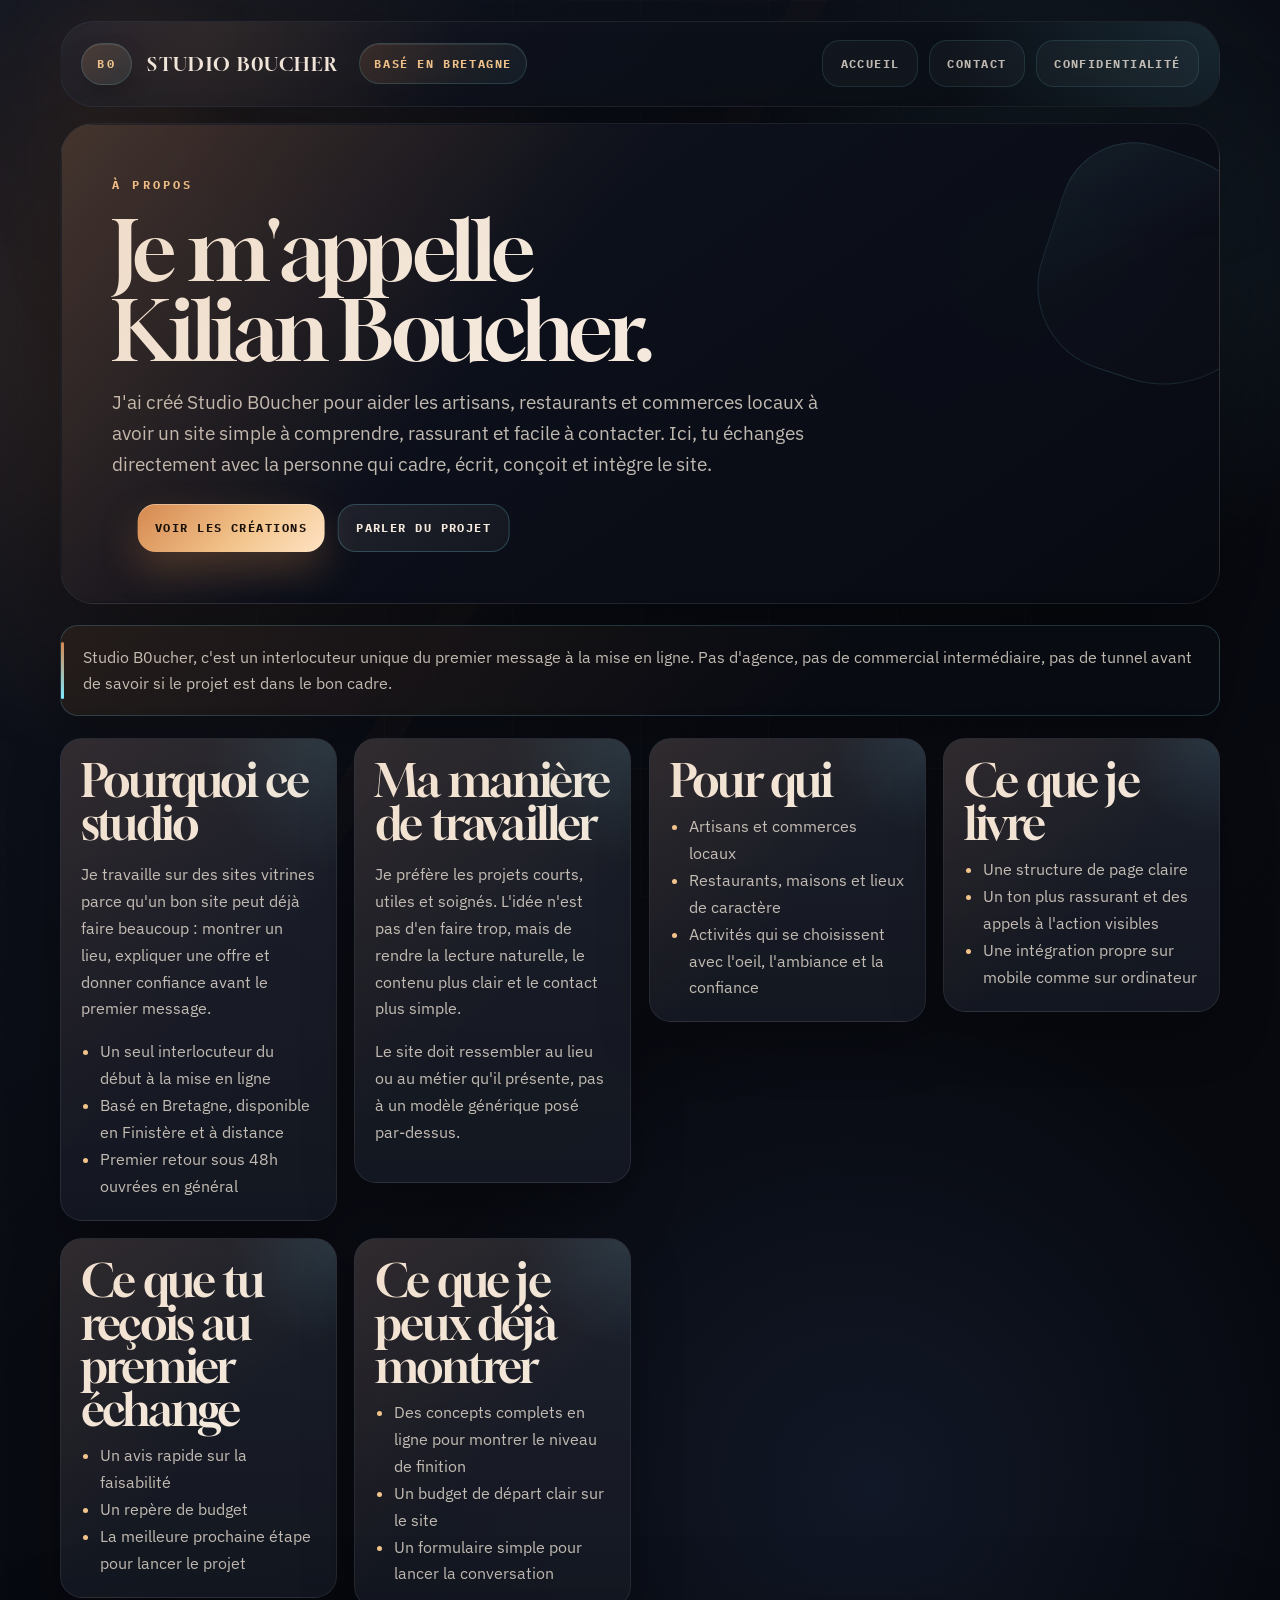
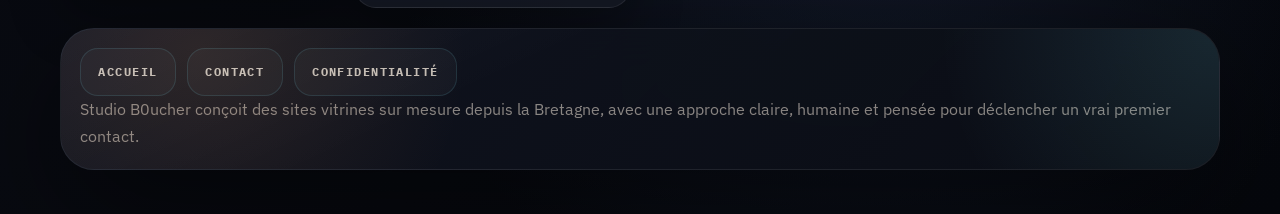
<file: a-propos.html>
<!DOCTYPE html>
<html lang="fr">
  <head>
    <meta charset="UTF-8">
    <meta name="viewport" content="width=device-width, initial-scale=1.0">
    <meta
      name="description"
      content="D&eacute;couvrir Studio B0ucher, studio web ind&eacute;pendant bas&eacute; en Bretagne, sa m&eacute;thode et son approche pour concevoir des sites vitrines clairs et sur mesure."
    >
    <meta name="robots" content="index,follow">
    <meta name="theme-color" content="#090b12">
    <meta property="og:locale" content="fr_FR">
    <meta property="og:type" content="website">
    <meta property="og:site_name" content="Studio B0ucher">
    <meta property="og:title" content="&Agrave; propos | Studio B0ucher, studio web en Bretagne">
    <meta property="og:description" content="Studio web ind&eacute;pendant bas&eacute; en Bretagne, sp&eacute;cialis&eacute; dans les sites vitrines pour artisans, restaurants et commerces locaux.">
    <meta property="og:url" content="https://openapi-routeur.github.io/MonSiteBreton/a-propos.html">
    <meta property="og:image" content="https://openapi-routeur.github.io/MonSiteBreton/assets/og-studio-b0ucher.png">
    <meta name="twitter:card" content="summary_large_image">
    <meta name="twitter:title" content="&Agrave; propos | Studio B0ucher, studio web en Bretagne">
    <meta name="twitter:description" content="Studio web ind&eacute;pendant bas&eacute; en Bretagne, sp&eacute;cialis&eacute; dans les sites vitrines pour artisans, restaurants et commerces locaux.">
    <meta name="twitter:image" content="https://openapi-routeur.github.io/MonSiteBreton/assets/og-studio-b0ucher.png">
    <title>&Agrave; propos | Studio B0ucher, studio web en Bretagne</title>
    <link rel="canonical" href="https://openapi-routeur.github.io/MonSiteBreton/a-propos.html">
    <link rel="icon" href="assets/favicon.svg" type="image/svg+xml" sizes="any">
    <link rel="icon" href="assets/favicon.png" type="image/png" sizes="64x64">
    <link rel="shortcut icon" href="favicon.ico" type="image/x-icon">
    <link rel="apple-touch-icon" href="assets/apple-touch-icon.png" sizes="180x180">
    <link rel="manifest" href="site.webmanifest">
    <link rel="stylesheet" href="assets/fonts.css">
    <link rel="stylesheet" href="assets/site-pages.css">
  </head>
  <body>
    <a class="skip-link" href="#contenu">Aller au contenu</a>
    <div class="page">
      <header class="shell card topbar">
        <a class="brand focus-ring" href="./index.html">
          <span class="brand-mark">B0</span>
          <span class="brand-copy">Studio B0ucher</span>
        </a>
        <span class="inline-chip">Bas&eacute; en Bretagne</span>
        <nav class="nav" aria-label="Navigation principale">
          <a class="focus-ring" href="./index.html">Accueil</a>
          <a class="focus-ring" href="./contact.html">Contact</a>
          <a class="focus-ring" href="./politique-confidentialite.html">Confidentialit&eacute;</a>
        </nav>
      </header>

      <main class="shell" id="contenu">
        <section class="card card-strong hero">
          <p class="eyebrow">&Agrave; propos</p>
          <h1>Je m'appelle Kilian Boucher.</h1>
          <p class="lead">
            J'ai cr&eacute;&eacute; Studio B0ucher pour aider les artisans, restaurants et
            commerces locaux &agrave; avoir un site simple &agrave; comprendre, rassurant et
            facile &agrave; contacter. Ici, tu &eacute;changes directement avec la personne
            qui cadre, &eacute;crit, con&ccedil;oit et int&egrave;gre le site.
          </p>
          <div class="hero-actions">
            <a class="button button-primary focus-ring" href="./index.html#creations">Voir les cr&eacute;ations</a>
            <a class="button button-secondary focus-ring" href="./contact.html">Parler du projet</a>
          </div>
        </section>

        <section class="grid">
          <div class="note">
            Studio B0ucher, c'est un interlocuteur unique du premier message &agrave;
            la mise en ligne. Pas d'agence, pas de commercial interm&eacute;diaire, pas
            de tunnel avant de savoir si le projet est dans le bon cadre.
          </div>
        </section>

        <section class="grid grid-2">
          <article class="panel">
            <h2>Pourquoi ce studio</h2>
            <p>
              Je travaille sur des sites vitrines parce qu'un bon site peut d&eacute;j&agrave;
              faire beaucoup : montrer un lieu, expliquer une offre et donner
              confiance avant le premier message.
            </p>
            <ul>
              <li>Un seul interlocuteur du d&eacute;but &agrave; la mise en ligne</li>
              <li>Bas&eacute; en Bretagne, disponible en Finist&egrave;re et &agrave; distance</li>
              <li>Premier retour sous 48h ouvr&eacute;es en g&eacute;n&eacute;ral</li>
            </ul>
          </article>
          <article class="panel">
            <h2>Ma mani&egrave;re de travailler</h2>
            <p>
              Je pr&eacute;f&egrave;re les projets courts, utiles et soign&eacute;s. L'id&eacute;e n'est
              pas d'en faire trop, mais de rendre la lecture naturelle, le contenu
              plus clair et le contact plus simple.
            </p>
            <p>
              Le site doit ressembler au lieu ou au m&eacute;tier qu'il pr&eacute;sente, pas
              &agrave; un mod&egrave;le g&eacute;n&eacute;rique pos&eacute; par-dessus.
            </p>
          </article>
          <article class="panel">
            <h2>Pour qui</h2>
            <ul>
              <li>Artisans et commerces locaux</li>
              <li>Restaurants, maisons et lieux de caract&egrave;re</li>
              <li>Activit&eacute;s qui se choisissent avec l'oeil, l'ambiance et la confiance</li>
            </ul>
          </article>
          <article class="panel">
            <h2>Ce que je livre</h2>
            <ul>
              <li>Une structure de page claire</li>
              <li>Un ton plus rassurant et des appels &agrave; l'action visibles</li>
              <li>Une int&eacute;gration propre sur mobile comme sur ordinateur</li>
            </ul>
          </article>
          <article class="panel">
            <h2>Ce que tu re&ccedil;ois au premier &eacute;change</h2>
            <ul>
              <li>Un avis rapide sur la faisabilit&eacute;</li>
              <li>Un rep&egrave;re de budget</li>
              <li>La meilleure prochaine &eacute;tape pour lancer le projet</li>
            </ul>
          </article>
          <article class="panel">
            <h2>Ce que je peux d&eacute;j&agrave; montrer</h2>
            <ul>
              <li>Des concepts complets en ligne pour montrer le niveau de finition</li>
              <li>Un budget de d&eacute;part clair sur le site</li>
              <li>Un formulaire simple pour lancer la conversation</li>
            </ul>
          </article>
        </section>
      </main>

      <footer class="shell card footer">
        <nav class="nav" aria-label="Liens de pied de page">
          <a class="focus-ring" href="./index.html">Accueil</a>
          <a class="focus-ring" href="./contact.html">Contact</a>
          <a class="focus-ring" href="./politique-confidentialite.html">Confidentialit&eacute;</a>
        </nav>
        <p>Studio B0ucher con&ccedil;oit des sites vitrines sur mesure depuis la Bretagne, avec une approche claire, humaine et pens&eacute;e pour d&eacute;clencher un vrai premier contact.</p>
      </footer>
    </div>
  </body>
</html>
</file>
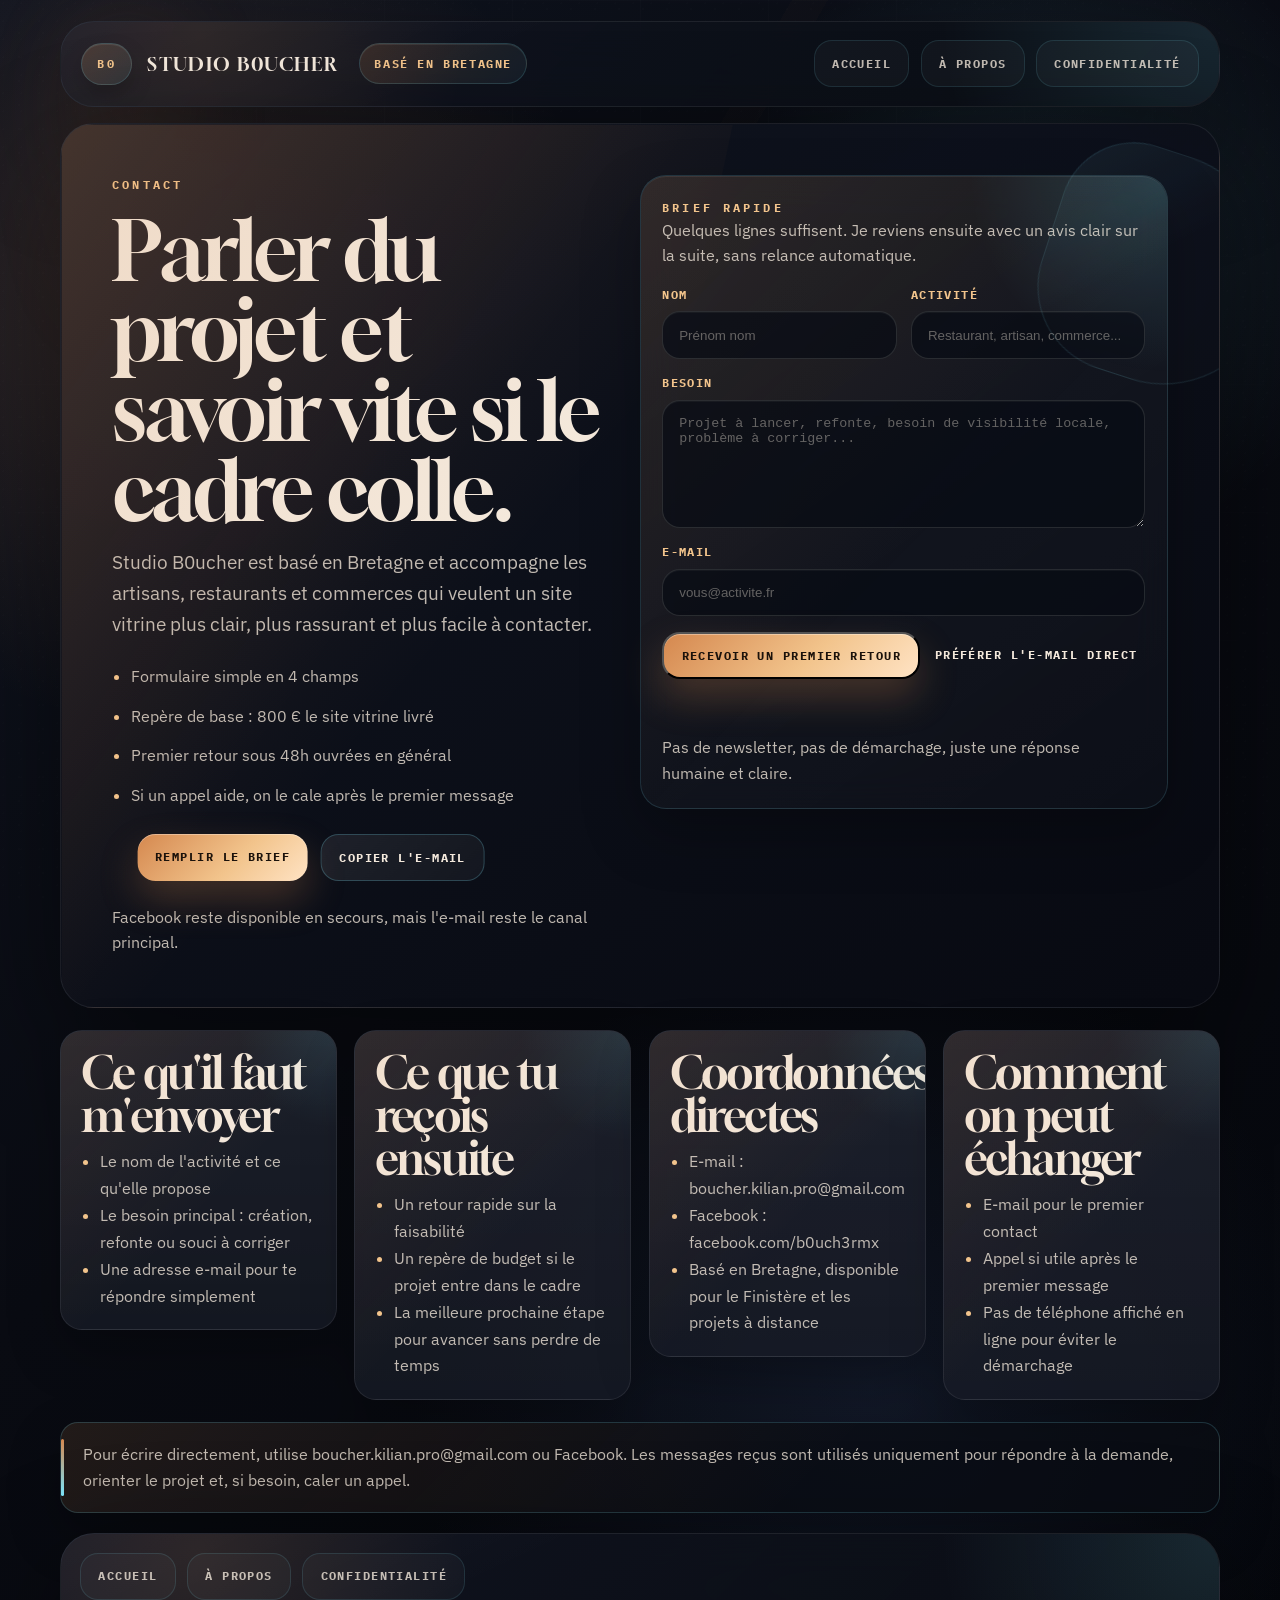
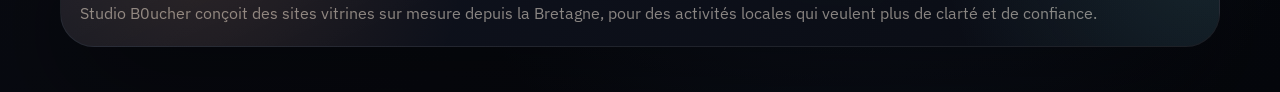
<file: contact.html>
<!DOCTYPE html>
<html lang="fr">
  <head>
    <meta charset="UTF-8">
    <meta name="viewport" content="width=device-width, initial-scale=1.0">
    <meta
      name="description"
      content="Contacter Studio B0ucher, studio web bas&eacute; en Bretagne, pour un site vitrine en Finist&egrave;re ou partout en Bretagne."
    >
    <meta name="robots" content="index,follow">
    <meta name="theme-color" content="#090b12">
    <meta property="og:locale" content="fr_FR">
    <meta property="og:type" content="website">
    <meta property="og:site_name" content="Studio B0ucher">
    <meta property="og:title" content="Contact | Studio B0ucher, studio web en Bretagne">
    <meta property="og:description" content="Contacter Studio B0ucher pour un site vitrine en Bretagne : formulaire rapide, e-mail direct et appel d&eacute;couverte.">
    <meta property="og:url" content="https://openapi-routeur.github.io/MonSiteBreton/contact.html">
    <meta property="og:image" content="https://openapi-routeur.github.io/MonSiteBreton/assets/og-studio-b0ucher.png">
    <meta name="twitter:card" content="summary_large_image">
    <meta name="twitter:title" content="Contact | Studio B0ucher, studio web en Bretagne">
    <meta name="twitter:description" content="Contacter Studio B0ucher pour un site vitrine en Bretagne : formulaire rapide, e-mail direct et appel d&eacute;couverte.">
    <meta name="twitter:image" content="https://openapi-routeur.github.io/MonSiteBreton/assets/og-studio-b0ucher.png">
    <title>Contact | Studio B0ucher, studio web en Bretagne</title>
    <link rel="canonical" href="https://openapi-routeur.github.io/MonSiteBreton/contact.html">
    <link rel="icon" href="assets/favicon.svg" type="image/svg+xml" sizes="any">
    <link rel="icon" href="assets/favicon.png" type="image/png" sizes="64x64">
    <link rel="shortcut icon" href="favicon.ico" type="image/x-icon">
    <link rel="apple-touch-icon" href="assets/apple-touch-icon.png" sizes="180x180">
    <link rel="manifest" href="site.webmanifest">
    <link rel="stylesheet" href="assets/fonts.css">
    <link rel="stylesheet" href="assets/site-pages.css">
    <script type="application/ld+json">
      {
        "@context": "https://schema.org",
        "@type": "ContactPage",
        "name": "Contact Studio B0ucher",
        "url": "https://openapi-routeur.github.io/MonSiteBreton/contact.html",
        "about": {
          "@type": "ProfessionalService",
          "name": "Studio B0ucher",
          "email": "mailto:boucher.kilian.pro@gmail.com",
          "areaServed": [
            {
              "@type": "AdministrativeArea",
              "name": "Finist\u00e8re"
            },
            {
              "@type": "AdministrativeArea",
              "name": "Bretagne"
            }
          ]
        }
      }
    </script>
  </head>
  <body>
    <a class="skip-link" href="#contenu">Aller au contenu</a>
    <div class="page">
      <header class="shell card topbar">
        <a class="brand focus-ring" href="./index.html">
          <span class="brand-mark">B0</span>
          <span class="brand-copy">Studio B0ucher</span>
        </a>
        <span class="inline-chip">Bas&eacute; en Bretagne</span>
        <nav class="nav" aria-label="Navigation principale">
          <a class="focus-ring" href="./index.html">Accueil</a>
          <a class="focus-ring" href="./a-propos.html">&Agrave; propos</a>
          <a class="focus-ring" href="./politique-confidentialite.html">Confidentialit&eacute;</a>
        </nav>
      </header>

      <main class="shell" id="contenu">
        <section class="card card-strong hero">
          <div class="contact-hero-grid">
            <div>
              <p class="eyebrow">Contact</p>
              <h1>Parler du projet et savoir vite si le cadre colle.</h1>
              <p class="lead">
                Studio B0ucher est bas&eacute; en Bretagne et accompagne les artisans,
                restaurants et commerces qui veulent un site vitrine plus clair,
                plus rassurant et plus facile &agrave; contacter.
              </p>
              <ul class="contact-points-list">
                <li>Formulaire simple en 4 champs</li>
                <li>Rep&egrave;re de base : 800 &euro; le site vitrine livr&eacute;</li>
                <li>Premier retour sous 48h ouvr&eacute;es en g&eacute;n&eacute;ral</li>
                <li>Si un appel aide, on le cale apr&egrave;s le premier message</li>
              </ul>
              <div class="hero-actions">
                <a class="button button-primary focus-ring" href="#contact-form">Remplir le brief</a>
                <button
                  class="button button-secondary focus-ring"
                  type="button"
                  data-copy-email
                  data-copy-value="boucher.kilian.pro@gmail.com"
                  aria-describedby="contact-copy-status"
                >
                  Copier l'e-mail
                </button>
              </div>
              <p class="form-status" id="contact-copy-status" data-copy-status role="status" aria-live="polite"></p>
              <p class="contact-form-intro">Facebook reste disponible en secours, mais l'e-mail reste le canal principal.</p>
            </div>

            <form
              id="contact-form"
              class="contact-form-shell"
              data-contact-form
              data-mailto="boucher.kilian.pro@gmail.com"
              data-success-message="Merci, la demande a bien &eacute;t&eacute; envoy&eacute;e. Le studio reviendra vers vous rapidement."
              action="https://formsubmit.co/boucher.kilian.pro@gmail.com"
              data-ajax-action="https://formsubmit.co/ajax/boucher.kilian.pro@gmail.com"
              method="POST"
            >
              <input type="hidden" name="_subject" value="Nouveau projet depuis la page contact Studio B0ucher">
              <input type="hidden" name="_captcha" value="false">
              <input type="hidden" name="_template" value="table">
              <input type="hidden" name="_next" value="https://openapi-routeur.github.io/MonSiteBreton/contact.html?sent=1">
              <input type="hidden" name="source_page" value="Contact">
              <input type="text" name="_honey" style="display:none">

              <div class="contact-form-header">
                <p class="eyebrow">Brief rapide</p>
                <p class="contact-form-intro">Quelques lignes suffisent. Je reviens ensuite avec un avis clair sur la suite, sans relance automatique.</p>
              </div>

              <div class="contact-form-grid">
                <label class="form-field">
                  <span>Nom</span>
                  <input type="text" name="name" autocomplete="name" placeholder="Pr&eacute;nom nom" required>
                </label>

                <label class="form-field">
                  <span>Activit&eacute;</span>
                  <input type="text" name="activity" autocomplete="organization" placeholder="Restaurant, artisan, commerce..." required>
                </label>

                <label class="form-field form-field-full">
                  <span>Besoin</span>
                  <textarea name="need" rows="5" placeholder="Projet &agrave; lancer, refonte, besoin de visibilit&eacute; locale, probl&egrave;me &agrave; corriger..." required></textarea>
                </label>

                <label class="form-field form-field-full">
                  <span>E-mail</span>
                  <input type="email" name="email" autocomplete="email" placeholder="vous@activite.fr" required>
                </label>
              </div>

              <div class="contact-form-actions">
                <button class="button button-primary focus-ring" type="submit">Recevoir un premier retour</button>
                <a class="text-link focus-ring" href="mailto:boucher.kilian.pro@gmail.com">Pr&eacute;f&eacute;rer l'e-mail direct</a>
              </div>

              <p class="form-status" data-form-status role="status" aria-live="polite"></p>
              <p class="contact-form-intro">Pas de newsletter, pas de d&eacute;marchage, juste une r&eacute;ponse humaine et claire.</p>
            </form>
          </div>
        </section>

        <section class="grid grid-2">
          <article class="panel">
            <h2>Ce qu'il faut m'envoyer</h2>
            <ul>
              <li>Le nom de l'activit&eacute; et ce qu'elle propose</li>
              <li>Le besoin principal : cr&eacute;ation, refonte ou souci &agrave; corriger</li>
              <li>Une adresse e-mail pour te r&eacute;pondre simplement</li>
            </ul>
          </article>
          <article class="panel">
            <h2>Ce que tu re&ccedil;ois ensuite</h2>
            <ul>
              <li>Un retour rapide sur la faisabilit&eacute;</li>
              <li>Un rep&egrave;re de budget si le projet entre dans le cadre</li>
              <li>La meilleure prochaine &eacute;tape pour avancer sans perdre de temps</li>
            </ul>
          </article>
          <article class="panel">
            <h2>Coordonn&eacute;es directes</h2>
            <ul>
              <li>E-mail : boucher.kilian.pro@gmail.com</li>
              <li>Facebook : facebook.com/b0uch3rmx</li>
              <li>Bas&eacute; en Bretagne, disponible pour le Finist&egrave;re et les projets &agrave; distance</li>
            </ul>
          </article>
          <article class="panel">
            <h2>Comment on peut &eacute;changer</h2>
            <ul>
              <li>E-mail pour le premier contact</li>
              <li>Appel si utile apr&egrave;s le premier message</li>
              <li>Pas de t&eacute;l&eacute;phone affich&eacute; en ligne pour &eacute;viter le d&eacute;marchage</li>
            </ul>
          </article>
        </section>

        <section class="grid">
          <div class="note">
            Pour &eacute;crire directement, utilise
            <a class="focus-ring" href="mailto:boucher.kilian.pro@gmail.com">boucher.kilian.pro@gmail.com</a>
            ou
            <a class="focus-ring" href="https://www.facebook.com/b0uch3rmx" target="_blank" rel="noreferrer">Facebook</a>.
            Les messages re&ccedil;us sont utilis&eacute;s uniquement pour r&eacute;pondre &agrave; la demande, orienter le projet et, si besoin, caler un appel.
          </div>
        </section>
      </main>

      <footer class="shell card footer">
        <nav class="nav" aria-label="Liens de pied de page">
          <a class="focus-ring" href="./index.html">Accueil</a>
          <a class="focus-ring" href="./a-propos.html">&Agrave; propos</a>
          <a class="focus-ring" href="./politique-confidentialite.html">Confidentialit&eacute;</a>
        </nav>
        <p>Studio B0ucher con&ccedil;oit des sites vitrines sur mesure depuis la Bretagne, pour des activit&eacute;s locales qui veulent plus de clart&eacute; et de confiance.</p>
      </footer>
    </div>
    <script src="assets/contact-form.js"></script>
  </body>
</html>
</file>
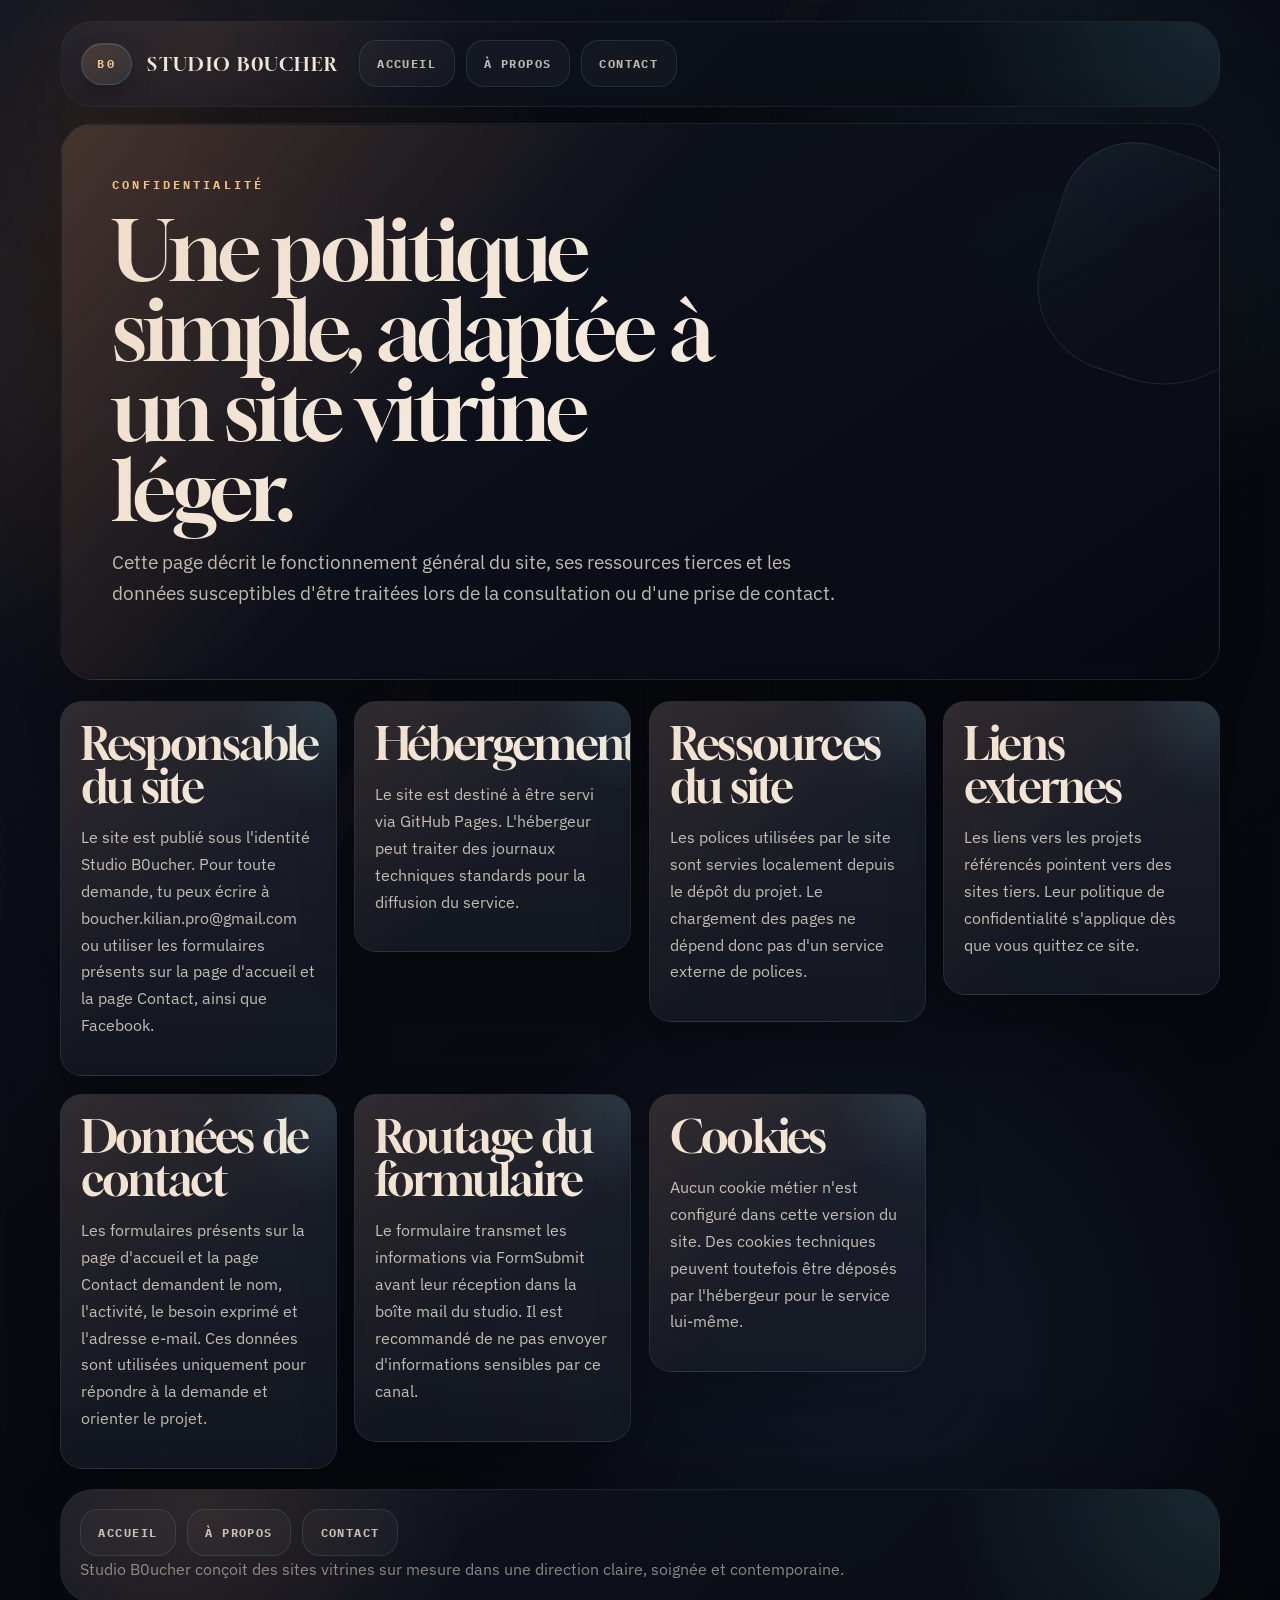
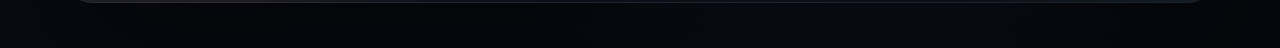
<file: politique-confidentialite.html>
<!DOCTYPE html>
<html lang="fr">
  <head>
    <meta charset="UTF-8">
    <meta name="viewport" content="width=device-width, initial-scale=1.0">
    <meta
      name="description"
      content="Politique de confidentialit&eacute; de Studio B0ucher: h&eacute;bergement, ressources tierces, liens externes et usage des donn&eacute;es sur le site."
    >
    <meta name="robots" content="index,follow">
    <meta name="theme-color" content="#090b12">
    <meta property="og:locale" content="fr_FR">
    <meta property="og:type" content="website">
    <meta property="og:site_name" content="Studio B0ucher">
    <meta property="og:title" content="Politique de confidentialit&eacute; | Studio B0ucher">
    <meta property="og:description" content="Politique de confidentialit&eacute; de Studio B0ucher: h&eacute;bergement, ressources tierces, liens externes et usage des donn&eacute;es sur le site.">
    <meta property="og:url" content="https://openapi-routeur.github.io/MonSiteBreton/politique-confidentialite.html">
    <meta property="og:image" content="https://openapi-routeur.github.io/MonSiteBreton/assets/og-studio-b0ucher.png">
    <meta name="twitter:card" content="summary_large_image">
    <meta name="twitter:title" content="Politique de confidentialit&eacute; | Studio B0ucher">
    <meta name="twitter:description" content="Politique de confidentialit&eacute; de Studio B0ucher: h&eacute;bergement, ressources tierces, liens externes et usage des donn&eacute;es sur le site.">
    <meta name="twitter:image" content="https://openapi-routeur.github.io/MonSiteBreton/assets/og-studio-b0ucher.png">
    <title>Politique de confidentialit&eacute; | Studio B0ucher</title>
    <link rel="canonical" href="https://openapi-routeur.github.io/MonSiteBreton/politique-confidentialite.html">
    <link rel="icon" href="assets/favicon.svg" type="image/svg+xml" sizes="any">
    <link rel="icon" href="assets/favicon.png" type="image/png" sizes="64x64">
    <link rel="shortcut icon" href="favicon.ico" type="image/x-icon">
    <link rel="apple-touch-icon" href="assets/apple-touch-icon.png" sizes="180x180">
    <link rel="manifest" href="site.webmanifest">
    <link rel="stylesheet" href="assets/fonts.css">
    <link rel="stylesheet" href="assets/site-pages.css">
  </head>
  <body>
    <a class="skip-link" href="#contenu">Aller au contenu</a>
    <div class="page">
      <header class="shell card topbar">
        <a class="brand focus-ring" href="./index.html">
          <span class="brand-mark">B0</span>
          <span class="brand-copy">Studio B0ucher</span>
        </a>
        <nav class="nav" aria-label="Navigation principale">
          <a class="focus-ring" href="./index.html">Accueil</a>
          <a class="focus-ring" href="./a-propos.html">&Agrave; propos</a>
          <a class="focus-ring" href="./contact.html">Contact</a>
        </nav>
      </header>

      <main class="shell" id="contenu">
        <section class="card card-strong hero">
          <p class="eyebrow">Confidentialit&eacute;</p>
          <h1>Une politique simple, adapt&eacute;e &agrave; un site vitrine l&eacute;ger.</h1>
          <p class="lead">
            Cette page d&eacute;crit le fonctionnement g&eacute;n&eacute;ral du site, ses
            ressources tierces et les donn&eacute;es susceptibles d'&ecirc;tre trait&eacute;es lors
            de la consultation ou d'une prise de contact.
          </p>
        </section>

        <section class="grid grid-2">
          <article class="panel">
            <h2>Responsable du site</h2>
            <p>
              Le site est publi&eacute; sous l'identit&eacute; Studio B0ucher. Pour toute
              demande, tu peux &eacute;crire &agrave;
              <a class="focus-ring" href="mailto:boucher.kilian.pro@gmail.com">boucher.kilian.pro@gmail.com</a>
              ou utiliser les formulaires pr&eacute;sents sur la page d'accueil et la page Contact, ainsi que
              <a class="focus-ring" href="https://www.facebook.com/b0uch3rmx" target="_blank" rel="noreferrer">Facebook</a>.
            </p>
          </article>
          <article class="panel">
            <h2>H&eacute;bergement</h2>
            <p>
              Le site est destin&eacute; &agrave; &ecirc;tre servi via GitHub Pages. L'h&eacute;bergeur
              peut traiter des journaux techniques standards pour la diffusion du
              service.
            </p>
          </article>
          <article class="panel">
            <h2>Ressources du site</h2>
            <p>
              Les polices utilis&eacute;es par le site sont servies localement depuis le
              d&eacute;p&ocirc;t du projet. Le chargement des pages ne d&eacute;pend donc pas d'un
              service externe de polices.
            </p>
          </article>
          <article class="panel">
            <h2>Liens externes</h2>
            <p>
              Les liens vers les projets r&eacute;f&eacute;renc&eacute;s pointent vers des sites
              tiers. Leur politique de confidentialit&eacute; s'applique d&egrave;s que vous
              quittez ce site.
            </p>
          </article>
          <article class="panel">
            <h2>Donn&eacute;es de contact</h2>
            <p>
              Les formulaires pr&eacute;sents sur la page d'accueil et la page Contact
              demandent le nom, l'activit&eacute;, le besoin exprim&eacute; et l'adresse
              e-mail. Ces donn&eacute;es sont utilis&eacute;es uniquement pour r&eacute;pondre &agrave;
              la demande et orienter le projet.
            </p>
          </article>
          <article class="panel">
            <h2>Routage du formulaire</h2>
            <p>
              Le formulaire transmet les informations via FormSubmit avant leur
              r&eacute;ception dans la bo&icirc;te mail du studio. Il est recommand&eacute; de ne pas
              envoyer d'informations sensibles par ce canal.
            </p>
          </article>
          <article class="panel">
            <h2>Cookies</h2>
            <p>
              Aucun cookie m&eacute;tier n'est configur&eacute; dans cette version du site.
              Des cookies techniques peuvent toutefois &ecirc;tre d&eacute;pos&eacute;s par
              l'h&eacute;bergeur pour le service lui-m&ecirc;me.
            </p>
          </article>
        </section>
      </main>

      <footer class="shell card footer">
        <nav class="nav" aria-label="Liens de pied de page">
          <a class="focus-ring" href="./index.html">Accueil</a>
          <a class="focus-ring" href="./a-propos.html">&Agrave; propos</a>
          <a class="focus-ring" href="./contact.html">Contact</a>
        </nav>
        <p>Studio B0ucher con&ccedil;oit des sites vitrines sur mesure dans une direction claire, soign&eacute;e et contemporaine.</p>
      </footer>
    </div>
  </body>
</html>
</file>
<file: assets/fonts.css>
@font-face {
  font-family: "Gloock";
  font-style: normal;
  font-weight: 400;
  font-display: swap;
  src: url("./fonts/gloock-400-latin.woff2") format("woff2");
}

@font-face {
  font-family: "IBM Plex Mono";
  font-style: normal;
  font-weight: 400;
  font-display: swap;
  src: url("./fonts/ibm-plex-mono-400-latin.woff2") format("woff2");
}

@font-face {
  font-family: "IBM Plex Mono";
  font-style: normal;
  font-weight: 500;
  font-display: swap;
  src: url("./fonts/ibm-plex-mono-500-latin.woff2") format("woff2");
}

@font-face {
  font-family: "IBM Plex Mono";
  font-style: normal;
  font-weight: 600;
  font-display: swap;
  src: url("./fonts/ibm-plex-mono-600-latin.woff2") format("woff2");
}

@font-face {
  font-family: "IBM Plex Mono";
  font-style: normal;
  font-weight: 700;
  font-display: swap;
  src: url("./fonts/ibm-plex-mono-700-latin.woff2") format("woff2");
}

@font-face {
  font-family: "IBM Plex Sans";
  font-style: normal;
  font-weight: 400;
  font-display: swap;
  src: url("./fonts/ibm-plex-sans-400-latin.woff2") format("woff2");
}

@font-face {
  font-family: "IBM Plex Sans";
  font-style: normal;
  font-weight: 500;
  font-display: swap;
  src: url("./fonts/ibm-plex-sans-500-latin.woff2") format("woff2");
}

@font-face {
  font-family: "IBM Plex Sans";
  font-style: normal;
  font-weight: 600;
  font-display: swap;
  src: url("./fonts/ibm-plex-sans-600-latin.woff2") format("woff2");
}

@font-face {
  font-family: "IBM Plex Sans";
  font-style: normal;
  font-weight: 700;
  font-display: swap;
  src: url("./fonts/ibm-plex-sans-700-latin.woff2") format("woff2");
}

@font-face {
  font-family: "Playfair Display";
  font-style: normal;
  font-weight: 600;
  font-display: swap;
  src: url("./fonts/playfair-display-600-latin.woff2") format("woff2");
}

@font-face {
  font-family: "Playfair Display";
  font-style: normal;
  font-weight: 700;
  font-display: swap;
  src: url("./fonts/playfair-display-700-latin.woff2") format("woff2");
}
</file>
<file: assets/index.css>
*,:after,:before{--tw-border-spacing-x:0;--tw-border-spacing-y:0;--tw-translate-x:0;--tw-translate-y:0;--tw-rotate:0;--tw-skew-x:0;--tw-skew-y:0;--tw-scale-x:1;--tw-scale-y:1;--tw-pan-x: ;--tw-pan-y: ;--tw-pinch-zoom: ;--tw-scroll-snap-strictness:proximity;--tw-gradient-from-position: ;--tw-gradient-via-position: ;--tw-gradient-to-position: ;--tw-ordinal: ;--tw-slashed-zero: ;--tw-numeric-figure: ;--tw-numeric-spacing: ;--tw-numeric-fraction: ;--tw-ring-inset: ;--tw-ring-offset-width:0px;--tw-ring-offset-color:#fff;--tw-ring-color:rgba(59,130,246,.5);--tw-ring-offset-shadow:0 0 #0000;--tw-ring-shadow:0 0 #0000;--tw-shadow:0 0 #0000;--tw-shadow-colored:0 0 #0000;--tw-blur: ;--tw-brightness: ;--tw-contrast: ;--tw-grayscale: ;--tw-hue-rotate: ;--tw-invert: ;--tw-saturate: ;--tw-sepia: ;--tw-drop-shadow: ;--tw-backdrop-blur: ;--tw-backdrop-brightness: ;--tw-backdrop-contrast: ;--tw-backdrop-grayscale: ;--tw-backdrop-hue-rotate: ;--tw-backdrop-invert: ;--tw-backdrop-opacity: ;--tw-backdrop-saturate: ;--tw-backdrop-sepia: ;--tw-contain-size: ;--tw-contain-layout: ;--tw-contain-paint: ;--tw-contain-style: }::backdrop{--tw-border-spacing-x:0;--tw-border-spacing-y:0;--tw-translate-x:0;--tw-translate-y:0;--tw-rotate:0;--tw-skew-x:0;--tw-skew-y:0;--tw-scale-x:1;--tw-scale-y:1;--tw-pan-x: ;--tw-pan-y: ;--tw-pinch-zoom: ;--tw-scroll-snap-strictness:proximity;--tw-gradient-from-position: ;--tw-gradient-via-position: ;--tw-gradient-to-position: ;--tw-ordinal: ;--tw-slashed-zero: ;--tw-numeric-figure: ;--tw-numeric-spacing: ;--tw-numeric-fraction: ;--tw-ring-inset: ;--tw-ring-offset-width:0px;--tw-ring-offset-color:#fff;--tw-ring-color:rgba(59,130,246,.5);--tw-ring-offset-shadow:0 0 #0000;--tw-ring-shadow:0 0 #0000;--tw-shadow:0 0 #0000;--tw-shadow-colored:0 0 #0000;--tw-blur: ;--tw-brightness: ;--tw-contrast: ;--tw-grayscale: ;--tw-hue-rotate: ;--tw-invert: ;--tw-saturate: ;--tw-sepia: ;--tw-drop-shadow: ;--tw-backdrop-blur: ;--tw-backdrop-brightness: ;--tw-backdrop-contrast: ;--tw-backdrop-grayscale: ;--tw-backdrop-hue-rotate: ;--tw-backdrop-invert: ;--tw-backdrop-opacity: ;--tw-backdrop-saturate: ;--tw-backdrop-sepia: ;--tw-contain-size: ;--tw-contain-layout: ;--tw-contain-paint: ;--tw-contain-style: }/*! tailwindcss v3.4.17 | MIT License | https://tailwindcss.com*/*,:after,:before{box-sizing:border-box;border:0 solid #e5e7eb}:after,:before{--tw-content:""}:host,html{line-height:1.5;-webkit-text-size-adjust:100%;-moz-tab-size:4;-o-tab-size:4;tab-size:4;font-family:IBM Plex Sans,ui-sans-serif,system-ui,sans-serif;font-feature-settings:normal;font-variation-settings:normal;-webkit-tap-highlight-color:transparent}body{margin:0;line-height:inherit}hr{height:0;color:inherit;border-top-width:1px}abbr:where([title]){-webkit-text-decoration:underline dotted;text-decoration:underline dotted}h1,h2,h3,h4,h5,h6{font-size:inherit;font-weight:inherit}a{color:inherit;text-decoration:inherit}b,strong{font-weight:bolder}code,kbd,pre,samp{font-family:ui-monospace,SFMono-Regular,Menlo,Monaco,Consolas,Liberation Mono,Courier New,monospace;font-feature-settings:normal;font-variation-settings:normal;font-size:1em}small{font-size:80%}sub,sup{font-size:75%;line-height:0;position:relative;vertical-align:baseline}sub{bottom:-.25em}sup{top:-.5em}table{text-indent:0;border-color:inherit;border-collapse:collapse}button,input,optgroup,select,textarea{font-family:inherit;font-feature-settings:inherit;font-variation-settings:inherit;font-size:100%;font-weight:inherit;line-height:inherit;letter-spacing:inherit;color:inherit;margin:0;padding:0}button,select{text-transform:none}button,input:where([type=button]),input:where([type=reset]),input:where([type=submit]){-webkit-appearance:button;background-color:transparent;background-image:none}:-moz-focusring{outline:auto}:-moz-ui-invalid{box-shadow:none}progress{vertical-align:baseline}::-webkit-inner-spin-button,::-webkit-outer-spin-button{height:auto}[type=search]{-webkit-appearance:textfield;outline-offset:-2px}::-webkit-search-decoration{-webkit-appearance:none}::-webkit-file-upload-button{-webkit-appearance:button;font:inherit}summary{display:list-item}blockquote,dd,dl,figure,h1,h2,h3,h4,h5,h6,hr,p,pre{margin:0}fieldset{margin:0}fieldset,legend{padding:0}menu,ol,ul{list-style:none;margin:0;padding:0}dialog{padding:0}textarea{resize:vertical}input::-moz-placeholder,textarea::-moz-placeholder{opacity:1;color:#9ca3af}input::placeholder,textarea::placeholder{opacity:1;color:#9ca3af}[role=button],button{cursor:pointer}:disabled{cursor:default}audio,canvas,embed,iframe,img,object,svg,video{display:block;vertical-align:middle}img,video{max-width:100%;height:auto}[hidden]:where(:not([hidden=until-found])){display:none}:root{--night-950:6 8 13;--night-900:11 16 27;--night-800:18 27 43;--night-700:29 42 65;--cyber-500:202 126 76;--cyber-400:244 195 137;--cyber-300:246 225 198;--cyber-200:223 208 187;--cyber-100:248 239 229;--signal-500:67 114 255;--signal-400:125 232 255;--signal-300:188 243 255;--steel-300:199 206 218;--steel-200:222 227 235;--steel-100:247 243 237;--shadow-shell:0 0 0 1px hsla(34,73%,87%,.08),0 36px 120px rgba(2,4,10,.66),0 0 80px rgba(202,126,76,.08);--shadow-panel:0 0 0 1px hsla(34,73%,87%,.1),inset 0 1px 0 hsla(0,0%,100%,.06),0 20px 56px rgba(2,5,12,.42);--shadow-glow:0 0 0 1px rgba(125,232,255,.08),inset 0 1px 0 hsla(0,0%,100%,.04),0 0 34px rgba(125,232,255,.08),0 18px 44px rgba(3,6,14,.34);--ease-decor:cubic-bezier(0.19,1,0.22,1)}html{scroll-behavior:smooth}body{min-height:100vh;--tw-bg-opacity:1;background-color:rgb(var(--night-950)/var(--tw-bg-opacity,1));font-family:IBM Plex Sans,ui-sans-serif,system-ui,sans-serif;--tw-text-opacity:1;color:rgb(var(--cyber-100)/var(--tw-text-opacity,1));-webkit-font-smoothing:antialiased;-moz-osx-font-smoothing:grayscale;position:relative;background-image:radial-gradient(circle at 12% 16%,rgb(var(--cyber-500)/.18),transparent 22%),radial-gradient(circle at 80% 10%,rgb(var(--signal-400)/.14),transparent 18%),radial-gradient(circle at 52% 100%,rgb(var(--night-700)/.5),transparent 30%),linear-gradient(180deg,rgb(var(--night-900)) 0,rgb(var(--night-950)) 56%,#02040a 100%)}body:after,body:before{content:"";position:fixed;inset:0;pointer-events:none}body:before{z-index:-2;background:linear-gradient(126deg,transparent 0,transparent 43%,rgb(var(--cyber-500)/.08) 43%,rgb(var(--cyber-500)/.08) 45%,transparent 45%,transparent 100%),linear-gradient(rgb(var(--steel-100)/.03) 1px,transparent 1px),linear-gradient(90deg,rgb(var(--steel-100)/.03) 1px,transparent 1px);background-size:auto,132px 132px,132px 132px;-webkit-mask-image:radial-gradient(circle at center,#000 58%,transparent 100%);mask-image:radial-gradient(circle at center,#000 58%,transparent 100%);opacity:.55}body:after{z-index:-1;background-image:radial-gradient(circle at 22% 18%,hsla(0,0%,100%,.08) 0,hsla(0,0%,100%,.08) 1px,transparent 0),radial-gradient(circle at 76% 44%,hsla(0,0%,100%,.04) 0,hsla(0,0%,100%,.04) 1px,transparent 0);background-size:18px 18px,24px 24px;opacity:.06;mix-blend-mode:screen}::-moz-selection{background-color:rgb(var(--cyber-500)/.3);--tw-text-opacity:1;color:rgb(255 255 255/var(--tw-text-opacity,1))}::selection{background-color:rgb(var(--cyber-500)/.3);--tw-text-opacity:1;color:rgb(255 255 255/var(--tw-text-opacity,1))}.sr-only{position:absolute;width:1px;height:1px;padding:0;margin:-1px;overflow:hidden;clip:rect(0,0,0,0);white-space:nowrap;border-width:0}.pointer-events-none{pointer-events:none}.fixed{position:fixed}.absolute{position:absolute}.relative{position:relative}.inset-0{inset:0}.inset-\[1px\]{inset:1px}.inset-x-10{left:2.5rem;right:2.5rem}.inset-y-0{top:0;bottom:0}.inset-y-3{top:.75rem;bottom:.75rem}.-left-10{left:-2.5rem}.-right-6{right:-1.5rem}.bottom-\[-12rem\]{bottom:-12rem}.bottom-\[-4rem\]{bottom:-4rem}.left-0{left:0}.left-1\/2{left:50%}.left-4{left:1rem}.left-\[-12rem\]{left:-12rem}.right-0{right:0}.right-4{right:1rem}.right-5{right:1.25rem}.right-\[-10rem\]{right:-10rem}.right-\[-1rem\]{right:-1rem}.top-0{top:0}.top-16{top:4rem}.top-20{top:5rem}.top-24{top:6rem}.top-4{top:1rem}.top-5{top:1.25rem}.top-\[-2rem\]{top:-2rem}.isolate{isolation:isolate}.-z-10{z-index:-10}.z-10{z-index:10}.mx-auto{margin-right:auto}.ml-auto,.mx-auto{margin-left:auto}.mt-1{margin-top:.25rem}.mt-2{margin-top:.5rem}.mt-3{margin-top:.75rem}.mt-4{margin-top:1rem}.mt-5{margin-top:1.25rem}.mt-6{margin-top:1.5rem}.mt-8{margin-top:2rem}.mt-auto{margin-top:auto}.flex{display:flex}.inline-flex{display:inline-flex}.grid{display:grid}.hidden{display:none}.h-16{height:4rem}.h-20{height:5rem}.h-36{height:9rem}.h-40{height:10rem}.h-52{height:13rem}.h-64{height:16rem}.h-72{height:18rem}.h-full{height:100%}.h-px{height:1px}.min-h-\[240px\]{min-height:240px}.min-h-\[44px\]{min-height:44px}.w-16{width:4rem}.w-20{width:5rem}.w-24{width:6rem}.w-40{width:10rem}.w-64{width:16rem}.w-72{width:18rem}.w-\[3px\]{width:3px}.w-\[42\%\]{width:42%}.w-full{width:100%}.min-w-\[240px\]{min-width:240px}.max-w-2xl{max-width:42rem}.max-w-3xl{max-width:48rem}.max-w-\[10\.4ch\]{max-width:10.4ch}.max-w-\[12ch\]{max-width:12ch}.max-w-\[1320px\]{max-width:1320px}.max-w-\[14ch\]{max-width:14ch}.max-w-\[18ch\]{max-width:18ch}.max-w-\[280px\]{max-width:280px}.max-w-\[320px\]{max-width:320px}.max-w-xl{max-width:36rem}.flex-1{flex:1 1 0%}.-translate-x-1\/2{--tw-translate-x:-50%}.-translate-x-1\/2,.rotate-\[18deg\]{transform:translate(var(--tw-translate-x),var(--tw-translate-y)) rotate(var(--tw-rotate)) skewX(var(--tw-skew-x)) skewY(var(--tw-skew-y)) scaleX(var(--tw-scale-x)) scaleY(var(--tw-scale-y))}.rotate-\[18deg\]{--tw-rotate:18deg}.resize{resize:both}.auto-rows-fr{grid-auto-rows:minmax(0,1fr)}.grid-rows-\[auto_auto_1fr\]{grid-template-rows:auto auto 1fr}.grid-rows-\[auto_auto_auto_1fr_auto\]{grid-template-rows:auto auto auto 1fr auto}.flex-col{flex-direction:column}.flex-wrap{flex-wrap:wrap}.items-end{align-items:flex-end}.items-center{align-items:center}.justify-end{justify-content:flex-end}.justify-center{justify-content:center}.justify-between{justify-content:space-between}.gap-2{gap:.5rem}.gap-3{gap:.75rem}.gap-4{gap:1rem}.gap-5{gap:1.25rem}.gap-px{gap:1px}.justify-self-start{justify-self:start}.overflow-hidden{overflow:hidden}.rounded-\[20px\]{border-radius:20px}.rounded-\[22px\]{border-radius:22px}.rounded-\[24px\]{border-radius:24px}.rounded-\[26px\]{border-radius:26px}.rounded-\[28px\]{border-radius:28px}.rounded-\[31px\]{border-radius:31px}.rounded-\[32px\]{border-radius:32px}.rounded-full{border-radius:9999px}.border{border-width:1px}.border-b{border-bottom-width:1px}.border-t{border-top-width:1px}.border-cyber-300\/10{border-color:rgb(var(--cyber-300)/.1)}.border-cyber-300\/\[0\.15\]{border-color:rgb(var(--cyber-300)/.15)}.border-cyber-300\/\[0\.16\]{border-color:rgb(var(--cyber-300)/.16)}.border-cyber-300\/\[0\.20\]{border-color:rgb(var(--cyber-300)/.2)}.border-white\/\[0\.06\]{border-color:hsla(0,0%,100%,.06)}.border-white\/\[0\.10\]{border-color:hsla(0,0%,100%,.1)}.border-white\/\[0\.15\]{border-color:hsla(0,0%,100%,.15)}.bg-cyber-400\/\[0\.08\]{background-color:rgb(var(--cyber-400)/.08)}.bg-cyber-400\/\[0\.10\]{background-color:rgb(var(--cyber-400)/.1)}.bg-cyber-400\/\[0\.14\]{background-color:rgb(var(--cyber-400)/.14)}.bg-cyber-500\/\[0\.10\]{background-color:rgb(var(--cyber-500)/.1)}.bg-cyber-500\/\[0\.12\]{background-color:rgb(var(--cyber-500)/.12)}.bg-cyber-500\/\[0\.20\]{background-color:rgb(var(--cyber-500)/.2)}.bg-night-900\/\[0\.65\]{background-color:rgb(var(--night-900)/.65)}.bg-night-900\/\[0\.75\]{background-color:rgb(var(--night-900)/.75)}.bg-signal-400\/\[0\.12\]{background-color:rgb(var(--signal-400)/.12)}.bg-signal-400\/\[0\.16\]{background-color:rgb(var(--signal-400)/.16)}.bg-white\/10{background-color:hsla(0,0%,100%,.1)}.bg-white\/\[0\.03\]{background-color:hsla(0,0%,100%,.03)}.bg-white\/\[0\.04\]{background-color:hsla(0,0%,100%,.04)}.bg-white\/\[0\.05\]{background-color:hsla(0,0%,100%,.05)}.bg-\[linear-gradient\(135deg\2c rgba\(103\2c 232\2c 249\2c 0\.12\)\2c rgba\(255\2c 255\2c 255\2c 0\.04\)\)\]{background-image:linear-gradient(135deg,rgba(103,232,249,.12),hsla(0,0%,100%,.04))}.bg-\[linear-gradient\(135deg\2c rgba\(12\2c 15\2c 24\2c 0\.96\)\2c rgba\(18\2c 24\2c 36\2c 0\.92\)\)\]{background-image:linear-gradient(135deg,rgba(12,15,24,.96),rgba(18,24,36,.92))}.bg-\[linear-gradient\(135deg\2c rgba\(255\2c 255\2c 255\2c 0\.06\)\2c rgba\(255\2c 255\2c 255\2c 0\.025\)\)\]{background-image:linear-gradient(135deg,hsla(0,0%,100%,.06),hsla(0,0%,100%,.025))}.bg-\[linear-gradient\(135deg\2c rgba\(255\2c 255\2c 255\2c 0\.07\)\2c rgba\(255\2c 255\2c 255\2c 0\.03\)\)\]{background-image:linear-gradient(135deg,hsla(0,0%,100%,.07),hsla(0,0%,100%,.03))}.bg-\[linear-gradient\(145deg\2c rgba\(255\2c 255\2c 255\2c 0\.08\)\2c transparent\)\2c linear-gradient\(135deg\2c \#071326\2c \#214089_58\%\2c \#67e8f9\)\]{background-image:linear-gradient(145deg,hsla(0,0%,100%,.08),transparent),linear-gradient(135deg,#071326,#214089 58%,#67e8f9)}.bg-\[linear-gradient\(155deg\2c rgba\(25\2c 19\2c 21\2c 0\.96\)\2c rgba\(15\2c 21\2c 33\2c 0\.92\)_48\%\2c rgba\(9\2c 11\2c 18\2c 0\.98\)\)\]{background-image:linear-gradient(155deg,rgba(25,19,21,.96),rgba(15,21,33,.92) 48%,rgba(9,11,18,.98))}.bg-\[linear-gradient\(180deg\2c rgba\(4\2c 8\2c 22\2c 0\.08\)\2c rgba\(4\2c 8\2c 22\2c 0\.85\)\)\2c linear-gradient\(135deg\2c rgba\(103\2c 232\2c 249\2c 0\.18\)\2c transparent_65\%\)\]{background-image:linear-gradient(180deg,rgba(4,8,22,.08),rgba(4,8,22,.85)),linear-gradient(135deg,rgba(103,232,249,.18),transparent 65%)}.bg-\[linear-gradient\(180deg\2c rgba\(4\2c 8\2c 22\2c 0\.08\)\2c rgba\(4\2c 8\2c 22\2c 0\.85\)\)\2c linear-gradient\(135deg\2c rgba\(44\2c 107\2c 255\2c 0\.22\)\2c transparent_65\%\)\]{background-image:linear-gradient(180deg,rgba(4,8,22,.08),rgba(4,8,22,.85)),linear-gradient(135deg,rgba(44,107,255,.22),transparent 65%)}.bg-\[linear-gradient\(180deg\2c rgba\(4\2c 8\2c 22\2c 0\.08\)\2c rgba\(4\2c 8\2c 22\2c 0\.85\)\)\2c linear-gradient\(135deg\2c rgba\(44\2c 107\2c 255\2c 0\.25\)\2c transparent_65\%\)\]{background-image:linear-gradient(180deg,rgba(4,8,22,.08),rgba(4,8,22,.85)),linear-gradient(135deg,rgba(44,107,255,.25),transparent 65%)}.bg-\[radial-gradient\(circle_at_50\%_0\%\2c rgba\(103\2c 232\2c 249\2c 0\.22\)\2c transparent_36\%\)\2c linear-gradient\(145deg\2c rgba\(255\2c 255\2c 255\2c 0\.06\)\2c rgba\(255\2c 255\2c 255\2c 0\.02\)\)\]{background-image:radial-gradient(circle at 50% 0,rgba(103,232,249,.22),transparent 36%),linear-gradient(145deg,hsla(0,0%,100%,.06),hsla(0,0%,100%,.02))}.bg-\[radial-gradient\(circle_at_top_left\2c rgba\(103\2c 232\2c 249\2c 0\.2\)\2c transparent_26\%\)\2c linear-gradient\(135deg\2c \#10284c\2c \#2c6bff_55\%\2c \#9bd7ff\)\]{background-image:radial-gradient(circle at top left,rgba(103,232,249,.2),transparent 26%),linear-gradient(135deg,#10284c,#2c6bff 55%,#9bd7ff)}.bg-\[radial-gradient\(circle_at_top_right\2c rgba\(125\2c 232\2c 255\2c 0\.16\)\2c transparent_32\%\)\2c radial-gradient\(circle_at_bottom_right\2c rgba\(202\2c 126\2c 76\2c 0\.24\)\2c transparent_36\%\)\]{background-image:radial-gradient(circle at top right,rgba(125,232,255,.16),transparent 32%),radial-gradient(circle at bottom right,rgba(202,126,76,.24),transparent 36%)}.bg-\[radial-gradient\(circle_at_top_right\2c rgba\(125\2c 232\2c 255\2c 0\.22\)\2c transparent_28\%\)\2c radial-gradient\(circle_at_18\%_24\%\2c rgba\(202\2c 126\2c 76\2c 0\.2\)\2c transparent_30\%\)\2c linear-gradient\(180deg\2c rgba\(255\2c 255\2c 255\2c 0\.06\)\2c rgba\(255\2c 255\2c 255\2c 0\.02\)\)\]{background-image:radial-gradient(circle at top right,rgba(125,232,255,.22),transparent 28%),radial-gradient(circle at 18% 24%,rgba(202,126,76,.2),transparent 30%),linear-gradient(180deg,hsla(0,0%,100%,.06),hsla(0,0%,100%,.02))}.bg-\[radial-gradient\(circle_at_top_right\2c rgba\(255\2c 255\2c 255\2c 0\.2\)\2c transparent_22\%\)\2c linear-gradient\(135deg\2c \#1c2d59\2c \#4977ff_58\%\2c \#dce8f6\)\]{background-image:radial-gradient(circle at top right,hsla(0,0%,100%,.2),transparent 22%),linear-gradient(135deg,#1c2d59,#4977ff 58%,#dce8f6)}.bg-gradient-to-b{background-image:linear-gradient(to bottom,var(--tw-gradient-stops))}.bg-gradient-to-r{background-image:linear-gradient(to right,var(--tw-gradient-stops))}.from-cyber-300{--tw-gradient-from:rgb(var(--cyber-300)/1) var(--tw-gradient-from-position);--tw-gradient-to:rgb(var(--cyber-300)/0) var(--tw-gradient-to-position);--tw-gradient-stops:var(--tw-gradient-from),var(--tw-gradient-to)}.from-cyber-400{--tw-gradient-from:rgb(var(--cyber-400)/1) var(--tw-gradient-from-position);--tw-gradient-to:rgb(var(--cyber-400)/0) var(--tw-gradient-to-position);--tw-gradient-stops:var(--tw-gradient-from),var(--tw-gradient-to)}.from-cyber-500{--tw-gradient-from:rgb(var(--cyber-500)/1) var(--tw-gradient-from-position);--tw-gradient-to:rgb(var(--cyber-500)/0) var(--tw-gradient-to-position);--tw-gradient-stops:var(--tw-gradient-from),var(--tw-gradient-to)}.from-transparent{--tw-gradient-from:transparent var(--tw-gradient-from-position);--tw-gradient-to:transparent var(--tw-gradient-to-position);--tw-gradient-stops:var(--tw-gradient-from),var(--tw-gradient-to)}.via-cyber-300{--tw-gradient-to:rgb(var(--cyber-300)/0) var(--tw-gradient-to-position);--tw-gradient-stops:var(--tw-gradient-from),rgb(var(--cyber-300)/1) var(--tw-gradient-via-position),var(--tw-gradient-to)}.via-cyber-300\/\[0\.65\]{--tw-gradient-to:rgb(var(--cyber-300)/0) var(--tw-gradient-to-position);--tw-gradient-stops:var(--tw-gradient-from),rgb(var(--cyber-300)/0.65) var(--tw-gradient-via-position),var(--tw-gradient-to)}.via-white\/70{--tw-gradient-to:hsla(0,0%,100%,0) var(--tw-gradient-to-position);--tw-gradient-stops:var(--tw-gradient-from),hsla(0,0%,100%,.7) var(--tw-gradient-via-position),var(--tw-gradient-to)}.to-transparent{--tw-gradient-to:transparent var(--tw-gradient-to-position)}.object-cover{-o-object-fit:cover;object-fit:cover}.px-2\.5{padding-left:.625rem;padding-right:.625rem}.px-3{padding-left:.75rem;padding-right:.75rem}.px-4{padding-left:1rem;padding-right:1rem}.px-5{padding-left:1.25rem;padding-right:1.25rem}.py-1{padding-top:.25rem;padding-bottom:.25rem}.py-2{padding-top:.5rem;padding-bottom:.5rem}.py-3{padding-top:.75rem;padding-bottom:.75rem}.py-3\.5{padding-top:.875rem;padding-bottom:.875rem}.py-4{padding-top:1rem;padding-bottom:1rem}.py-5{padding-top:1.25rem;padding-bottom:1.25rem}.py-6{padding-top:1.5rem}.pb-6,.py-6{padding-bottom:1.5rem}.pl-4{padding-left:1rem}.pt-2{padding-top:.5rem}.pt-4{padding-top:1rem}.font-display{font-family:Gloock,Times New Roman,serif}.text-2xl{font-size:1.5rem;line-height:2rem}.text-\[0\.62rem\]{font-size:.62rem}.text-\[0\.65rem\]{font-size:.65rem}.text-\[0\.68rem\]{font-size:.68rem}.text-\[2\.15rem\]{font-size:2.15rem}.text-\[2\.8rem\]{font-size:2.8rem}.text-base{font-size:1rem;line-height:1.5rem}.text-lg{font-size:1.125rem;line-height:1.75rem}.text-sm{font-size:.875rem;line-height:1.25rem}.text-xl{font-size:1.25rem;line-height:1.75rem}.text-xs{font-size:.75rem;line-height:1rem}.font-medium{font-weight:500}.font-semibold{font-weight:600}.uppercase{text-transform:uppercase}.leading-6{line-height:1.5rem}.leading-7{line-height:1.75rem}.leading-8{line-height:2rem}.leading-\[0\.92\]{line-height:.92}.leading-snug{line-height:1.375}.tracking-\[-0\.05em\]{letter-spacing:-.05em}.tracking-\[-0\.06em\]{letter-spacing:-.06em}.tracking-\[0\.22em\]{letter-spacing:.22em}.tracking-\[0\.24em\]{letter-spacing:.24em}.tracking-\[0\.28em\]{letter-spacing:.28em}.tracking-\[0\.2em\]{letter-spacing:.2em}.tracking-\[0\.3em\]{letter-spacing:.3em}.text-cyber-100{--tw-text-opacity:1;color:rgb(var(--cyber-100)/var(--tw-text-opacity,1))}.text-cyber-100\/\[0\.92\]{color:rgb(var(--cyber-100)/.92)}.text-cyber-200{--tw-text-opacity:1;color:rgb(var(--cyber-200)/var(--tw-text-opacity,1))}.text-cyber-200\/\[0\.66\]{color:rgb(var(--cyber-200)/.66)}.text-cyber-200\/\[0\.68\]{color:rgb(var(--cyber-200)/.68)}.text-cyber-200\/\[0\.72\]{color:rgb(var(--cyber-200)/.72)}.text-cyber-200\/\[0\.76\]{color:rgb(var(--cyber-200)/.76)}.text-cyber-200\/\[0\.88\]{color:rgb(var(--cyber-200)/.88)}.text-cyber-200\/\[0\.90\]{color:rgb(var(--cyber-200)/.9)}.text-cyber-300{--tw-text-opacity:1;color:rgb(var(--cyber-300)/var(--tw-text-opacity,1))}.text-white{--tw-text-opacity:1;color:rgb(255 255 255/var(--tw-text-opacity,1))}.opacity-25{opacity:.25}.shadow-\[0_0_22px_rgba\(103\2c 232\2c 249\2c 0\.16\)\]{--tw-shadow:0 0 22px rgba(103,232,249,.16);--tw-shadow-colored:0 0 22px var(--tw-shadow-color);box-shadow:var(--tw-ring-offset-shadow,0 0 #0000),var(--tw-ring-shadow,0 0 #0000),var(--tw-shadow)}.shadow-\[0_0_24px_rgba\(103\2c 232\2c 249\2c 0\.08\)\]{--tw-shadow:0 0 24px rgba(103,232,249,.08);--tw-shadow-colored:0 0 24px var(--tw-shadow-color);box-shadow:var(--tw-ring-offset-shadow,0 0 #0000),var(--tw-ring-shadow,0 0 #0000),var(--tw-shadow)}.shadow-\[0_18px_40px_rgba\(44\2c 107\2c 255\2c 0\.18\)\2c inset_0_1px_0_rgba\(255\2c 255\2c 255\2c 0\.08\)\]{--tw-shadow:0 18px 40px rgba(44,107,255,.18),inset 0 1px 0 hsla(0,0%,100%,.08);--tw-shadow-colored:0 18px 40px var(--tw-shadow-color),inset 0 1px 0 var(--tw-shadow-color);box-shadow:var(--tw-ring-offset-shadow,0 0 #0000),var(--tw-ring-shadow,0 0 #0000),var(--tw-shadow)}.shadow-\[0_34px_90px_rgba\(2\2c 8\2c 24\2c 0\.54\)\2c 0_0_0_1px_rgba\(125\2c 232\2c 255\2c 0\.08\)\2c inset_0_1px_0_rgba\(255\2c 255\2c 255\2c 0\.08\)\]{--tw-shadow:0 34px 90px rgba(2,8,24,.54),0 0 0 1px rgba(125,232,255,.08),inset 0 1px 0 hsla(0,0%,100%,.08);--tw-shadow-colored:0 34px 90px var(--tw-shadow-color),0 0 0 1px var(--tw-shadow-color),inset 0 1px 0 var(--tw-shadow-color);box-shadow:var(--tw-ring-offset-shadow,0 0 #0000),var(--tw-ring-shadow,0 0 #0000),var(--tw-shadow)}.shadow-\[inset_0_1px_0_rgba\(255\2c 255\2c 255\2c 0\.07\)\2c 0_16px_36px_rgba\(3\2c 8\2c 24\2c 0\.2\)\]{--tw-shadow:inset 0 1px 0 hsla(0,0%,100%,.07),0 16px 36px rgba(3,8,24,.2);--tw-shadow-colored:inset 0 1px 0 var(--tw-shadow-color),0 16px 36px var(--tw-shadow-color);box-shadow:var(--tw-ring-offset-shadow,0 0 #0000),var(--tw-ring-shadow,0 0 #0000),var(--tw-shadow)}.shadow-\[inset_0_1px_0_rgba\(255\2c 255\2c 255\2c 0\.08\)\2c 0_20px_44px_rgba\(4\2c 8\2c 22\2c 0\.26\)\]{--tw-shadow:inset 0 1px 0 hsla(0,0%,100%,.08),0 20px 44px rgba(4,8,22,.26);--tw-shadow-colored:inset 0 1px 0 var(--tw-shadow-color),0 20px 44px var(--tw-shadow-color);box-shadow:var(--tw-ring-offset-shadow,0 0 #0000),var(--tw-ring-shadow,0 0 #0000),var(--tw-shadow)}.shadow-shell{--tw-shadow:var(--shadow-shell);--tw-shadow-colored:var(--shadow-shell);box-shadow:var(--tw-ring-offset-shadow,0 0 #0000),var(--tw-ring-shadow,0 0 #0000),var(--tw-shadow)}.blur-\[0\.2px\]{--tw-blur:blur(0.2px)}.blur-\[0\.2px\],.blur-\[0\.5px\]{filter:var(--tw-blur) var(--tw-brightness) var(--tw-contrast) var(--tw-grayscale) var(--tw-hue-rotate) var(--tw-invert) var(--tw-saturate) var(--tw-sepia) var(--tw-drop-shadow)}.blur-\[0\.5px\]{--tw-blur:blur(0.5px)}.blur-\[110px\]{--tw-blur:blur(110px)}.blur-\[110px\],.blur-\[120px\]{filter:var(--tw-blur) var(--tw-brightness) var(--tw-contrast) var(--tw-grayscale) var(--tw-hue-rotate) var(--tw-invert) var(--tw-saturate) var(--tw-sepia) var(--tw-drop-shadow)}.blur-\[120px\]{--tw-blur:blur(120px)}.blur-\[130px\]{--tw-blur:blur(130px)}.blur-\[130px\],.blur-\[46px\]{filter:var(--tw-blur) var(--tw-brightness) var(--tw-contrast) var(--tw-grayscale) var(--tw-hue-rotate) var(--tw-invert) var(--tw-saturate) var(--tw-sepia) var(--tw-drop-shadow)}.blur-\[46px\]{--tw-blur:blur(46px)}.blur-\[68px\]{--tw-blur:blur(68px)}.blur-\[68px\],.blur-\[72px\]{filter:var(--tw-blur) var(--tw-brightness) var(--tw-contrast) var(--tw-grayscale) var(--tw-hue-rotate) var(--tw-invert) var(--tw-saturate) var(--tw-sepia) var(--tw-drop-shadow)}.blur-\[72px\]{--tw-blur:blur(72px)}.drop-shadow-\[0_26px_54px_rgba\(0\2c 0\2c 0\2c 0\.42\)\]{--tw-drop-shadow:drop-shadow(0 26px 54px rgba(0,0,0,.42));filter:var(--tw-blur) var(--tw-brightness) var(--tw-contrast) var(--tw-grayscale) var(--tw-hue-rotate) var(--tw-invert) var(--tw-saturate) var(--tw-sepia) var(--tw-drop-shadow)}.transition{transition-property:color,background-color,border-color,text-decoration-color,fill,stroke,opacity,box-shadow,transform,filter,-webkit-backdrop-filter;transition-property:color,background-color,border-color,text-decoration-color,fill,stroke,opacity,box-shadow,transform,filter,backdrop-filter;transition-property:color,background-color,border-color,text-decoration-color,fill,stroke,opacity,box-shadow,transform,filter,backdrop-filter,-webkit-backdrop-filter;transition-timing-function:cubic-bezier(.4,0,.2,1);transition-duration:.15s}.duration-700{transition-duration:.7s}.skip-link{position:absolute;left:1rem;top:-4rem;z-index:50;border-radius:9999px;border-width:1px;border-color:rgb(var(--cyber-300)/.3);background-color:rgb(var(--night-900)/.95);padding:.75rem 1rem;font-size:.875rem;line-height:1.25rem;font-weight:600;--tw-text-opacity:1;color:rgb(255 255 255/var(--tw-text-opacity,1));transition:top .2s ease}.skip-link:focus{top:1rem}.cyber-shell{position:relative;overflow:hidden;border-radius:34px;border-width:1px;border-color:hsla(0,0%,100%,.1);background-color:hsla(0,0%,100%,.03);--tw-shadow:var(--shadow-shell);--tw-shadow-colored:var(--shadow-shell);box-shadow:var(--tw-ring-offset-shadow,0 0 #0000),var(--tw-ring-shadow,0 0 #0000),var(--tw-shadow);background:linear-gradient(155deg,hsla(0,0%,100%,.04),transparent 32%),linear-gradient(135deg,rgb(var(--night-900)/.96),rgb(var(--night-950)/.98))}.cyber-shell:before{inset:0;background:linear-gradient(112deg,hsla(0,0%,100%,.08),transparent 16%,transparent 74%,rgb(var(--signal-400)/.08)),radial-gradient(circle at top right,rgb(var(--signal-400)/.12),transparent 24%),radial-gradient(circle at 12% 20%,rgb(var(--cyber-500)/.1),transparent 28%)}.cyber-shell:after,.cyber-shell:before{content:"";position:absolute;pointer-events:none}.cyber-shell:after{inset:18% -10% auto 44%;height:1px;background:linear-gradient(90deg,transparent,rgb(var(--cyber-400)/.4),transparent);transform:rotate(-7deg)}.panel-metal{border-width:1px;border-color:hsla(0,0%,100%,.1);--tw-shadow:var(--shadow-panel);--tw-shadow-colored:var(--shadow-panel);--tw-backdrop-blur:blur(22px);background:linear-gradient(180deg,hsla(0,0%,100%,.05),hsla(0,0%,100%,.015)),linear-gradient(145deg,rgb(var(--night-900)/.88),rgb(var(--night-950)/.94))}.panel-glass,.panel-metal{box-shadow:var(--tw-ring-offset-shadow,0 0 #0000),var(--tw-ring-shadow,0 0 #0000),var(--tw-shadow);-webkit-backdrop-filter:var(--tw-backdrop-blur) var(--tw-backdrop-brightness) var(--tw-backdrop-contrast) var(--tw-backdrop-grayscale) var(--tw-backdrop-hue-rotate) var(--tw-backdrop-invert) var(--tw-backdrop-opacity) var(--tw-backdrop-saturate) var(--tw-backdrop-sepia);backdrop-filter:var(--tw-backdrop-blur) var(--tw-backdrop-brightness) var(--tw-backdrop-contrast) var(--tw-backdrop-grayscale) var(--tw-backdrop-hue-rotate) var(--tw-backdrop-invert) var(--tw-backdrop-opacity) var(--tw-backdrop-saturate) var(--tw-backdrop-sepia)}.panel-glass{border-width:1px;border-color:rgb(var(--signal-400)/.1);--tw-shadow:var(--shadow-glow);--tw-shadow-colored:var(--shadow-glow);--tw-backdrop-blur:blur(22px);background:linear-gradient(135deg,rgb(var(--cyber-500)/.08),transparent 56%),hsla(0,0%,100%,.03)}.section-title{font-family:Gloock,Times New Roman,serif;font-size:2.1rem;font-weight:500;letter-spacing:-.05em;--tw-text-opacity:1;color:rgb(var(--cyber-100)/var(--tw-text-opacity,1))}@media (min-width:640px){.section-title{font-size:2.6rem}}@media (min-width:1024px){.section-title{font-size:3.15rem}}.section-title{text-wrap:balance}.compact-label{font-family:IBM Plex Mono,ui-monospace,SFMono-Regular,monospace;font-size:.68rem;font-weight:600;text-transform:uppercase;letter-spacing:.32em;color:rgb(var(--cyber-400)/.9)}.pill{border-radius:9999px;border-width:1px;border-color:hsla(0,0%,100%,.1);padding:.5rem 1rem;font-size:.68rem;--tw-text-opacity:1;color:rgb(var(--cyber-200)/var(--tw-text-opacity,1));--tw-shadow:inset 0 1px 0 hsla(0,0%,100%,.04);--tw-shadow-colored:inset 0 1px 0 var(--tw-shadow-color);box-shadow:var(--tw-ring-offset-shadow,0 0 #0000),var(--tw-ring-shadow,0 0 #0000),var(--tw-shadow);background:linear-gradient(135deg,rgb(var(--cyber-500)/.08),transparent 72%),hsla(0,0%,100%,.03)}.metal-button,.pill{display:inline-flex;align-items:center;font-family:IBM Plex Mono,ui-monospace,SFMono-Regular,monospace;font-weight:600;text-transform:uppercase;letter-spacing:.18em}.metal-button{justify-content:center;border-radius:18px;padding:.75rem 1.5rem;font-size:.76rem;--tw-text-opacity:1;color:rgb(var(--night-950)/var(--tw-text-opacity,1));transition-property:color,background-color,border-color,text-decoration-color,fill,stroke,opacity,box-shadow,transform,filter,-webkit-backdrop-filter;transition-property:color,background-color,border-color,text-decoration-color,fill,stroke,opacity,box-shadow,transform,filter,backdrop-filter;transition-property:color,background-color,border-color,text-decoration-color,fill,stroke,opacity,box-shadow,transform,filter,backdrop-filter,-webkit-backdrop-filter;transition-timing-function:cubic-bezier(.4,0,.2,1);transition-duration:.5s;transition-timing-function:cubic-bezier(0,0,.2,1);background-image:linear-gradient(135deg,rgb(var(--cyber-500)),rgb(var(--cyber-400)) 60%,#ffe4c1);box-shadow:0 18px 38px rgb(var(--cyber-500)/.24),0 0 28px rgb(var(--signal-400)/.12),inset 0 1px 0 hsla(0,0%,100%,.28)}.metal-button:focus-visible,.metal-button:hover{transform:translateY(-3px) scale(1.01);box-shadow:0 22px 44px rgb(var(--cyber-500)/.3),0 0 30px rgb(var(--signal-400)/.18),inset 0 1px 0 hsla(0,0%,100%,.34)}.outline-button{display:inline-flex;align-items:center;justify-content:center;border-radius:18px;border-width:1px;border-color:rgb(var(--signal-400)/.18);background-color:hsla(0,0%,100%,.02);padding:.75rem 1.5rem;font-family:IBM Plex Mono,ui-monospace,SFMono-Regular,monospace;font-size:.76rem;font-weight:600;text-transform:uppercase;letter-spacing:.18em;--tw-text-opacity:1;color:rgb(var(--cyber-100)/var(--tw-text-opacity,1));transition-property:color,background-color,border-color,text-decoration-color,fill,stroke,opacity,box-shadow,transform,filter,-webkit-backdrop-filter;transition-property:color,background-color,border-color,text-decoration-color,fill,stroke,opacity,box-shadow,transform,filter,backdrop-filter;transition-property:color,background-color,border-color,text-decoration-color,fill,stroke,opacity,box-shadow,transform,filter,backdrop-filter,-webkit-backdrop-filter;transition-timing-function:cubic-bezier(.4,0,.2,1);transition-duration:.5s;transition-timing-function:cubic-bezier(0,0,.2,1);box-shadow:inset 0 1px 0 hsla(0,0%,100%,.08),0 12px 28px rgba(2,8,20,.3)}.outline-button:focus-visible,.outline-button:hover{transform:translateY(-3px);border-color:rgb(var(--cyber-400)/.42);background:hsla(0,0%,100%,.05);box-shadow:inset 0 1px 0 hsla(0,0%,100%,.12),0 0 22px rgb(var(--signal-400)/.12),0 16px 36px rgba(2,8,20,.34)}.stat-card{position:relative;overflow:hidden;border-width:1px;border-color:hsla(0,0%,100%,.1);background-color:hsla(0,0%,100%,.04);padding:1rem}@media (min-width:640px){.stat-card{padding:1.25rem}}.stat-card{transition:transform .45s ease,background-color .3s ease,border-color .3s ease}.stat-card:before{content:"";position:absolute;inset:0 auto auto 0;width:100%;height:1px;background:linear-gradient(90deg,rgb(var(--cyber-400)/.5),transparent 70%);opacity:.55}.stat-card:hover{transform:translateY(-4px);border-color:rgb(var(--cyber-400)/.2);background:rgb(var(--cyber-500)/.05)}.scan-hover{position:relative;overflow:hidden}.scan-hover:before{inset:1px;border-radius:inherit;background:radial-gradient(circle at top right,rgb(var(--signal-400)/.12),transparent 26%);transition:opacity .4s ease}.scan-hover:after,.scan-hover:before{content:"";position:absolute;opacity:0;pointer-events:none}.scan-hover:after{top:-15%;left:-36%;width:24%;height:130%;background:linear-gradient(180deg,hsla(0,0%,100%,0),hsla(0,0%,100%,.22),hsla(0,0%,100%,0));transform:skewX(-22deg);transition:left .55s ease,opacity .55s ease}.scan-hover:focus-within:after,.scan-hover:hover:after{left:118%;opacity:1}.scan-hover:focus-within:before,.scan-hover:hover:before{opacity:1}.reveal{opacity:1;transform:none;filter:none;transition:opacity .8s var(--ease-decor),transform .8s var(--ease-decor),filter .8s ease;transition-delay:var(--reveal-delay,0ms)}.motion-ready .reveal{opacity:0;transform:translate3d(0,24px,0) scale(.985);filter:blur(10px)}.motion-ready .reveal.is-visible{opacity:1;transform:translateZ(0) scale(1);filter:blur(0)}.stagger-1{--reveal-delay:80ms}.stagger-2{--reveal-delay:170ms}.stagger-3{--reveal-delay:260ms}.stagger-4{--reveal-delay:340ms}.ambient-blob{animation:blob-float 18s ease-in-out infinite alternate;will-change:transform}.ambient-blob-b{animation-duration:22s;animation-delay:-6s}.grid-overlay{background-image:linear-gradient(rgb(var(--steel-100)/.05) 1px,transparent 1px),linear-gradient(90deg,rgb(var(--steel-100)/.05) 1px,transparent 1px);background-size:132px 132px;-webkit-mask-image:radial-gradient(circle at center,#000 60%,transparent 100%);mask-image:radial-gradient(circle at center,#000 60%,transparent 100%)}.focus-ring{outline:2px solid transparent;outline-offset:2px;--tw-ring-offset-shadow:var(--tw-ring-inset) 0 0 0 var(--tw-ring-offset-width) var(--tw-ring-offset-color);--tw-ring-shadow:var(--tw-ring-inset) 0 0 0 calc(var(--tw-ring-offset-width)) var(--tw-ring-color);box-shadow:var(--tw-ring-offset-shadow),var(--tw-ring-shadow),var(--tw-shadow,0 0 #0000)}.focus-ring:focus-visible{--tw-ring-offset-shadow:var(--tw-ring-inset) 0 0 0 var(--tw-ring-offset-width) var(--tw-ring-offset-color);--tw-ring-shadow:var(--tw-ring-inset) 0 0 0 calc(2px + var(--tw-ring-offset-width)) var(--tw-ring-color);box-shadow:var(--tw-ring-offset-shadow),var(--tw-ring-shadow),var(--tw-shadow,0 0 #0000);--tw-ring-opacity:1;--tw-ring-color:rgb(var(--signal-400)/var(--tw-ring-opacity,1));--tw-ring-offset-width:2px;--tw-ring-offset-color:rgb(var(--night-950)/1)}@keyframes blob-float{0%{transform:translateZ(0) scale(1)}50%{transform:translate3d(1.2rem,-1rem,0) scale(1.06)}to{transform:translate3d(-.8rem,1.3rem,0) scale(.94)}}@media (prefers-reduced-motion:reduce){html{scroll-behavior:auto}*,:after,:before{animation-duration:.01ms!important;animation-iteration-count:1!important;transition-duration:.01ms!important}.motion-ready .reveal,.motion-ready .reveal.is-visible{opacity:1;transform:none;filter:none}.scan-hover:after{opacity:0!important}.ambient-blob{animation:none}}.hover\:bg-white\/\[0\.04\]:hover{background-color:hsla(0,0%,100%,.04)}.hover\:text-white:hover{--tw-text-opacity:1;color:rgb(255 255 255/var(--tw-text-opacity,1))}.group:hover .group-hover\:scale-\[1\.04\]{--tw-scale-x:1.04;--tw-scale-y:1.04;transform:translate(var(--tw-translate-x),var(--tw-translate-y)) rotate(var(--tw-rotate)) skewX(var(--tw-skew-x)) skewY(var(--tw-skew-y)) scaleX(var(--tw-scale-x)) scaleY(var(--tw-scale-y))}@media (min-width:640px){.sm\:flex{display:flex}.sm\:inline-flex{display:inline-flex}.sm\:grid-cols-2{grid-template-columns:repeat(2,minmax(0,1fr))}.sm\:flex-row{flex-direction:row}.sm\:items-center{align-items:center}.sm\:justify-between{justify-content:space-between}.sm\:px-5{padding-left:1.25rem;padding-right:1.25rem}.sm\:px-6{padding-left:1.5rem;padding-right:1.5rem}.sm\:text-\[2\.1rem\]{font-size:2.1rem}.sm\:text-\[2\.5rem\]{font-size:2.5rem}.sm\:text-\[4\.4rem\]{font-size:4.4rem}.sm\:text-base{font-size:1rem;line-height:1.5rem}.sm\:text-lg{font-size:1.125rem;line-height:1.75rem}}@media (min-width:768px){.md\:ml-auto{margin-left:auto}.md\:flex{display:flex}.md\:inline-flex{display:inline-flex}.md\:hidden{display:none}.md\:w-auto{width:auto}.md\:flex-row{flex-direction:row}.md\:items-center{align-items:center}.md\:gap-2{gap:.5rem}.md\:pt-0{padding-top:0}}@media (min-width:1024px){.lg\:mt-8{margin-top:2rem}.lg\:h-full{height:100%}.lg\:min-h-\[104px\]{min-height:104px}.lg\:min-h-\[168px\]{min-height:168px}.lg\:min-h-\[64px\]{min-height:64px}.lg\:min-h-\[88px\]{min-height:88px}.lg\:grid-cols-1{grid-template-columns:repeat(1,minmax(0,1fr))}.lg\:grid-cols-3{grid-template-columns:repeat(3,minmax(0,1fr))}.lg\:grid-cols-\[0\.98fr_1\.02fr\]{grid-template-columns:.98fr 1.02fr}.lg\:grid-cols-\[1\.04fr_minmax\(360px\2c 0\.96fr\)\]{grid-template-columns:1.04fr minmax(360px,.96fr)}.lg\:grid-cols-\[1\.08fr_0\.92fr\]{grid-template-columns:1.08fr .92fr}.lg\:grid-cols-\[1fr_auto\]{grid-template-columns:1fr auto}.lg\:grid-rows-2{grid-template-rows:repeat(2,minmax(0,1fr))}.lg\:content-start{align-content:flex-start}.lg\:items-end{align-items:flex-end}.lg\:items-stretch{align-items:stretch}.lg\:gap-6{gap:1.5rem}.lg\:px-7{padding-left:1.75rem;padding-right:1.75rem}.lg\:px-8{padding-left:2rem;padding-right:2rem}.lg\:py-5{padding-top:1.25rem;padding-bottom:1.25rem}.lg\:py-6{padding-top:1.5rem;padding-bottom:1.5rem}.lg\:text-\[5\.4rem\]{font-size:5.4rem}}@media (min-width:1280px){.xl\:grid-cols-4{grid-template-columns:repeat(4,minmax(0,1fr))}}.location-pill{display:inline-flex;align-items:center;border:1px solid rgb(var(--signal-400)/.18);border-radius:9999px;padding:.55rem .95rem;font-family:IBM Plex Mono,ui-monospace,SFMono-Regular,monospace;font-size:.68rem;font-weight:600;letter-spacing:.18em;text-transform:uppercase;color:rgb(var(--cyber-200)/.9);background:linear-gradient(135deg,rgb(var(--cyber-500)/.1),transparent 72%),hsla(0,0%,100%,.03);box-shadow:inset 0 1px 0 hsla(0,0%,100%,.06)}
.project-context{font-family:IBM Plex Mono,ui-monospace,SFMono-Regular,monospace;font-size:.68rem;line-height:1.7;letter-spacing:.08em;text-transform:uppercase;color:rgb(var(--cyber-400)/.82)}
main#contenu>section+section{margin-top:clamp(4.5rem,8vw,6.75rem)}
.section-intro{margin-bottom:1.35rem}
.section-lead,.section-copy{color:rgb(var(--cyber-200)/.78);line-height:1.82}
.section-lead{max-width:42rem;font-size:clamp(1.02rem,1.3vw,1.12rem)}
.section-copy{font-size:1rem}
.hero-copy{max-width:72rem;margin:0 auto;display:grid;justify-items:center;text-align:center}
.hero-title{font-family:"Playfair Display",Georgia,serif;font-size:clamp(2.7rem,9vw,5.15rem);font-weight:700;line-height:.9;letter-spacing:-.045em;text-wrap:balance;text-shadow:0 10px 30px rgba(2,4,10,.16)}
.hero-title{max-width:11ch}
.hero-lead{max-width:58rem;margin-left:auto;margin-right:auto}
.hero-pills{display:flex;flex-wrap:wrap;gap:.5rem;justify-content:center}
.hero-actions{display:flex;flex-wrap:wrap;align-items:center;justify-content:center;gap:.75rem}
.info-grid{display:grid;gap:1rem}
.feature-card{display:grid;grid-template-rows:auto auto 1fr;padding:1.35rem}
.feature-bullets{display:grid;gap:.7rem;margin-top:1rem;padding-left:1.1rem}
.feature-bullets li{color:rgb(var(--cyber-200)/.8);line-height:1.65}
.feature-bullets li::marker{color:rgb(var(--cyber-400))}
.pricing-layout{display:grid;gap:1.25rem;max-width:1080px;width:100%}
.pricing-intro{position:relative;overflow:hidden}
.pricing-intro:after{content:"";position:absolute;right:-2rem;bottom:-3rem;width:10rem;height:10rem;border-radius:9999px;background:radial-gradient(circle,rgb(var(--signal-400)/.18),transparent 62%);pointer-events:none}
.pricing-highlight{font-family:Gloock,Times New Roman,serif;font-size:clamp(2.4rem,5vw,4rem);line-height:.95;letter-spacing:-.05em;color:#fff}
.pricing-list{display:grid;gap:.75rem;padding-left:1.15rem}
.pricing-list li{color:rgb(var(--cyber-200)/.82);line-height:1.7}
.pricing-list li::marker{color:rgb(var(--cyber-400))}
.pricing-note{margin-top:1rem;max-width:36rem;font-size:.95rem;line-height:1.65;color:rgb(var(--cyber-200)/.68)}
.process-list{display:grid;gap:0;margin-top:.5rem;padding:0;border-top:1px solid hsla(0,0%,100%,.08)}
.process-step{display:grid;grid-template-columns:auto minmax(0,1fr);gap:1rem;align-items:start;padding:1.25rem 0;border-bottom:1px solid hsla(0,0%,100%,.08)}
.process-index{margin:.15rem 0 0;font-family:IBM Plex Mono,ui-monospace,SFMono-Regular,monospace;font-size:.84rem;font-weight:600;letter-spacing:.22em;text-transform:uppercase;color:rgb(var(--cyber-400)/.88)}
.process-body{display:grid;gap:.45rem;max-width:52rem}
.process-title{margin:0;font-family:Gloock,Times New Roman,serif;font-size:clamp(1.65rem,2.8vw,2.3rem);font-weight:500;letter-spacing:-.05em;line-height:1.02;color:#fff}
.process-copy{margin:0;color:rgb(var(--cyber-200)/.76);line-height:1.75;font-size:clamp(.98rem,1.15vw,1.08rem)}
.trust-layout{display:grid;gap:1rem}
.about-panel{position:relative;display:grid;gap:1.2rem;padding:1.4rem;overflow:hidden}
.about-panel:before{content:"";position:absolute;inset:auto -4rem -4rem auto;width:12rem;height:12rem;border-radius:9999px;background:radial-gradient(circle,rgb(var(--cyber-500)/.18),transparent 62%);pointer-events:none}
.about-header{position:relative;z-index:1;display:grid;gap:1rem}
.about-mark{display:grid;place-items:center;width:4.8rem;height:4.8rem;border-radius:1.4rem;background:linear-gradient(135deg,rgb(var(--cyber-500)),rgb(var(--cyber-400)) 62%,#fff0dc);box-shadow:0 16px 38px rgb(var(--cyber-500)/.22),0 0 26px rgb(var(--signal-400)/.12);font-family:Gloock,Times New Roman,serif;font-size:1.9rem;line-height:1;color:rgb(var(--night-950))}
.about-copy{display:grid;gap:.75rem;max-width:40rem}
.about-title{font-family:Gloock,Times New Roman,serif;font-size:clamp(1.8rem,3vw,2.45rem);font-weight:500;letter-spacing:-.05em;line-height:1.02;color:#fff}
.about-copy p{color:rgb(var(--cyber-200)/.8);line-height:1.78}
.trust-points{position:relative;z-index:1;display:grid;gap:.75rem;padding-left:1.1rem}
.trust-points li{color:rgb(var(--cyber-200)/.8);line-height:1.72}
.trust-points li::marker{color:rgb(var(--cyber-400))}
.trust-grid{display:grid;gap:1rem}
.trust-card{display:grid;gap:.65rem;padding:1.3rem;min-height:100%}
.trust-title{font-family:Gloock,Times New Roman,serif;font-size:clamp(1.35rem,2vw,1.8rem);font-weight:500;letter-spacing:-.05em;line-height:1.08;color:#fff}
.trust-copy{color:rgb(var(--cyber-200)/.76);line-height:1.72}
.contact-grid{display:grid;gap:1.5rem}
.contact-copy{max-width:42rem}
.contact-points{display:grid;gap:.75rem;padding-left:1.2rem}
.contact-points li{color:rgb(var(--cyber-200)/.78);line-height:1.7}
.contact-points li::marker{color:rgb(var(--cyber-400))}
.contact-direct-card{display:grid;gap:.85rem;margin-top:1.25rem;padding:1rem 1rem 1.05rem;border:1px solid rgb(var(--signal-400)/.14);border-radius:22px;background:radial-gradient(circle at top right,rgb(var(--signal-400)/.12),transparent 26%),linear-gradient(145deg,rgba(255,255,255,.05),rgba(255,255,255,.02));box-shadow:inset 0 1px 0 hsla(0,0%,100%,.06)}
.contact-direct-row{display:flex;flex-wrap:wrap;gap:.75rem;align-items:center}
.contact-email-chip{display:inline-flex;align-items:center;min-height:44px;max-width:100%;padding:.85rem 1rem;border:1px solid rgba(246,225,198,.14);border-radius:16px;background:rgba(4,8,18,.66);font-family:IBM Plex Mono,ui-monospace,SFMono-Regular,monospace;font-size:.82rem;line-height:1.5;color:#fff;word-break:break-all}
.contact-copy-button{min-height:44px}
.contact-copy-status{min-height:1.2rem}
.faq-section{position:relative}
.faq-shell{display:grid;gap:.7rem;max-width:920px;margin:0 auto;padding-top:1.1rem;border-top:1px solid hsla(0,0%,100%,.08)}
.faq-shell-header{display:grid;gap:.25rem;margin-bottom:.25rem}
.faq-shell-note{margin:0;font-size:.88rem;line-height:1.6;color:rgb(var(--cyber-200)/.68)}
.faq-kicker{color:rgb(var(--cyber-300)/.78)}
.faq-item{border-bottom:1px solid hsla(0,0%,100%,.08);transition:border-color .25s ease}
.faq-item summary{cursor:pointer;list-style:none;font-family:IBM Plex Sans,ui-sans-serif,system-ui,sans-serif;font-size:1rem;font-weight:600;line-height:1.4;color:#fff;padding:.2rem 2.4rem .2rem 0;position:relative;min-height:44px;display:flex;align-items:center}
.faq-item summary::-webkit-details-marker{display:none}
.faq-item summary:after{content:"+";position:absolute;right:0;top:50%;display:grid;place-items:center;width:1.5rem;height:1.5rem;border-radius:9999px;border:1px solid rgb(var(--signal-400)/.16);background:transparent;font-family:IBM Plex Mono,ui-monospace,SFMono-Regular,monospace;font-size:.85rem;color:rgb(var(--cyber-400));transform:translateY(-50%);transition:border-color .25s ease,background-color .25s ease}
.faq-item[open]{border-color:rgb(var(--signal-400)/.18)}
.faq-item[open] summary:after{content:"-";background:rgb(var(--signal-400)/.1);border-color:rgb(var(--signal-400)/.24)}
.faq-item p{margin:.55rem 0 .95rem;max-width:60ch;color:rgb(var(--cyber-200)/.74);line-height:1.68;font-size:.94rem}
.faq-item-compact{padding:.05rem 0;background:transparent;box-shadow:none;border-radius:0}
.faq-text-link{margin-top:.25rem;justify-self:start}
.contact-form-panel{position:relative;display:grid;gap:1rem;padding:1.35rem;border:1px solid rgb(var(--signal-400)/.14);border-radius:26px;background:linear-gradient(145deg,rgba(255,255,255,.05),rgba(255,255,255,.02)),rgba(7,11,20,.68);box-shadow:0 24px 52px rgba(3,6,14,.34),inset 0 1px 0 hsla(0,0%,100%,.08);backdrop-filter:blur(18px)}
.contact-form-panel:before{content:"";position:absolute;inset:0;border-radius:inherit;background:radial-gradient(circle at top right,rgb(var(--signal-400)/.15),transparent 24%),linear-gradient(135deg,rgb(var(--cyber-500)/.1),transparent 58%);pointer-events:none}
.contact-form-header,.contact-form-actions,.contact-form-grid,.form-field,.form-status,.contact-form-note{position:relative;z-index:1}
.contact-form-note{margin:0;font-size:.88rem;line-height:1.6;color:rgb(var(--cyber-200)/.68)}
.contact-form-grid{display:grid;gap:.9rem}
.form-field{display:grid;gap:.45rem}
.form-field span{font-family:IBM Plex Mono,ui-monospace,SFMono-Regular,monospace;font-size:.72rem;font-weight:600;letter-spacing:.12em;text-transform:uppercase;color:rgb(var(--cyber-300))}
.form-field input,.form-field textarea{width:100%;border:1px solid rgba(246,225,198,.14);border-radius:18px;padding:.95rem 1rem;background:rgba(4,8,18,.72);color:#fff;box-shadow:inset 0 1px 0 hsla(0,0%,100%,.05);transition:border-color .25s ease,box-shadow .25s ease,transform .25s ease}
.form-field input::placeholder,.form-field textarea::placeholder{color:rgb(var(--cyber-200)/.38)}
.form-field input:focus,.form-field textarea:focus{outline:none;border-color:rgb(var(--signal-400)/.42);box-shadow:0 0 0 3px rgb(var(--signal-400)/.12),inset 0 1px 0 hsla(0,0%,100%,.05)}
.form-field textarea{min-height:8.5rem;resize:vertical}
.contact-form-actions{display:flex;flex-wrap:wrap;gap:.9rem;align-items:center}
.text-link{font-family:IBM Plex Mono,ui-monospace,SFMono-Regular,monospace;font-size:.78rem;font-weight:600;letter-spacing:.14em;text-transform:uppercase;color:rgb(var(--cyber-300));transition:color .25s ease}
.text-link:hover,.text-link:focus-visible{color:#fff}
.form-status{min-height:1.5rem;margin:0;font-size:.95rem;line-height:1.6;color:rgb(var(--cyber-200)/.8)}
.form-status[data-tone=success]{color:#c6ffd8}
.form-status[data-tone=warning]{color:#ffd59b}
.form-status[data-tone=info]{color:rgb(var(--cyber-300))}
body{background-color:rgb(var(--night-900)/1);background-image:radial-gradient(circle at 12% 16%,rgb(var(--cyber-500)/.22),transparent 24%),radial-gradient(circle at 80% 10%,rgb(var(--signal-400)/.18),transparent 20%),radial-gradient(circle at 52% 100%,rgb(var(--night-700)/.62),transparent 34%),linear-gradient(180deg,rgb(var(--night-800)) 0,rgb(var(--night-900)) 58%,#060910 100%)}
body:before{opacity:.68}
body:after{opacity:.08}
.cyber-shell{background:linear-gradient(155deg,hsla(0,0%,100%,.06),transparent 32%),linear-gradient(135deg,rgb(var(--night-800)/.94),rgb(var(--night-900)/.97))}
.cyber-shell:before{background:linear-gradient(112deg,hsla(0,0%,100%,.1),transparent 16%,transparent 74%,rgb(var(--signal-400)/.1)),radial-gradient(circle at top right,rgb(var(--signal-400)/.16),transparent 24%),radial-gradient(circle at 12% 20%,rgb(var(--cyber-500)/.12),transparent 28%)}
.panel-metal{background:linear-gradient(180deg,hsla(0,0%,100%,.07),hsla(0,0%,100%,.025)),linear-gradient(145deg,rgb(var(--night-800)/.88),rgb(var(--night-900)/.92))}
.panel-glass{background:linear-gradient(135deg,rgb(var(--cyber-500)/.1),transparent 56%),hsla(0,0%,100%,.05)}
@media (min-width:640px){.info-grid-3{grid-template-columns:repeat(2,minmax(0,1fr))}.about-header{grid-template-columns:auto minmax(0,1fr);align-items:start}}
@media (min-width:1024px){main#contenu>section.faq-section{margin-top:clamp(2.75rem,4vw,3.5rem)}.info-grid-3{grid-template-columns:repeat(3,minmax(0,1fr))}.pricing-layout{grid-template-columns:minmax(0,1fr)}.process-list{grid-template-columns:repeat(2,minmax(0,1fr));column-gap:3rem;align-items:start}.process-step{padding:1.35rem 0;min-height:170px}.trust-layout{grid-template-columns:minmax(0,1.04fr) minmax(0,.96fr);align-items:stretch}.trust-grid{grid-template-columns:repeat(2,minmax(0,1fr))}.trust-grid .trust-card:last-child{grid-column:1/-1}.contact-grid{grid-template-columns:minmax(0,.94fr) minmax(340px,1.06fr);align-items:start}.contact-form-grid{grid-template-columns:repeat(2,minmax(0,1fr))}.form-field-full{grid-column:1/-1}}
</file>
<file: assets/site-pages.css>
:root {
  --ink-980: #05070c;
  --ink-950: #090b12;
  --ink-920: #101521;
  --ink-900: #151d2d;
  --ink-860: #1d2840;
  --text: #f4e9dc;
  --text-soft: rgba(244, 233, 220, 0.78);
  --text-muted: rgba(244, 233, 220, 0.54);
  --panel: rgba(17, 21, 33, 0.78);
  --panel-strong: rgba(12, 15, 24, 0.94);
  --panel-soft: rgba(255, 255, 255, 0.04);
  --line: rgba(255, 255, 255, 0.08);
  --line-strong: rgba(213, 136, 79, 0.24);
  --accent: #d5884f;
  --accent-soft: #f2c48c;
  --signal: #7de8ff;
  --signal-soft: rgba(125, 232, 255, 0.18);
  --shadow-xl: 0 40px 120px rgba(0, 0, 0, 0.48);
  --shadow-card: 0 22px 52px rgba(0, 0, 0, 0.26);
  --radius-xxl: 34px;
  --radius-xl: 26px;
  --radius-lg: 22px;
  --radius-md: 18px;
  --radius-pill: 999px;
  --max-width: 1160px;
  --font-display: "Gloock", "Times New Roman", serif;
  --font-body: "IBM Plex Sans", "Segoe UI", sans-serif;
  --font-accent: "IBM Plex Mono", "Courier New", monospace;
  --ease-decor: cubic-bezier(0.19, 1, 0.22, 1);
}

*,
*::before,
*::after {
  box-sizing: border-box;
}

html {
  scroll-behavior: smooth;
}

body {
  position: relative;
  margin: 0;
  min-height: 100vh;
  color: var(--text);
  font-family: var(--font-body);
  line-height: 1.68;
  background:
    radial-gradient(circle at 14% 18%, rgba(213, 136, 79, 0.2), transparent 24%),
    radial-gradient(circle at 82% 14%, rgba(125, 232, 255, 0.12), transparent 18%),
    radial-gradient(circle at 68% 82%, rgba(39, 55, 89, 0.32), transparent 28%),
    linear-gradient(140deg, var(--ink-920) 0%, var(--ink-950) 48%, var(--ink-980) 100%);
}

body::before,
body::after {
  content: "";
  position: fixed;
  inset: 0;
  pointer-events: none;
}

body::before {
  z-index: -2;
  background:
    linear-gradient(120deg, transparent 0, transparent 44%, rgba(213, 136, 79, 0.07) 44%, rgba(213, 136, 79, 0.07) 46%, transparent 46%, transparent 100%),
    linear-gradient(rgba(255, 255, 255, 0.04) 1px, transparent 1px),
    linear-gradient(90deg, rgba(255, 255, 255, 0.04) 1px, transparent 1px);
  background-size: auto, 128px 128px, 128px 128px;
  mask-image: radial-gradient(circle at center, black 56%, transparent 100%);
  opacity: 0.42;
}

body::after {
  z-index: -1;
  background-image:
    radial-gradient(circle at 18% 18%, rgba(255, 255, 255, 0.075) 0, rgba(255, 255, 255, 0.075) 1px, transparent 1px),
    radial-gradient(circle at 78% 38%, rgba(255, 255, 255, 0.05) 0, rgba(255, 255, 255, 0.05) 1px, transparent 1px);
  background-size: 18px 18px, 24px 24px;
  opacity: 0.08;
  mix-blend-mode: screen;
}

::selection {
  background: rgba(213, 136, 79, 0.34);
  color: white;
}

img {
  display: block;
  max-width: 100%;
}

a {
  color: inherit;
  text-decoration: none;
}

ul {
  margin: 0;
}

.skip-link {
  position: absolute;
  left: 1rem;
  top: -4rem;
  z-index: 1000;
  padding: 0.8rem 1rem;
  border-radius: var(--radius-pill);
  border: 1px solid rgba(125, 232, 255, 0.22);
  background: rgba(9, 11, 18, 0.96);
  color: white;
  font-family: var(--font-accent);
  font-size: 0.76rem;
  font-weight: 700;
  letter-spacing: 0.12em;
  text-transform: uppercase;
  transition: top 0.2s ease;
}

.skip-link:focus {
  top: 1rem;
}

.focus-ring:focus-visible {
  outline: 2px solid var(--signal);
  outline-offset: 4px;
}

.shell {
  width: min(calc(100% - 2rem), var(--max-width));
  margin: 0 auto;
}

.page {
  position: relative;
  isolation: isolate;
  padding: 1.3rem 0 2.8rem;
}

.page::before {
  content: "";
  position: absolute;
  left: max(1rem, calc(50% - 36rem));
  top: 0.8rem;
  width: 8rem;
  height: 28rem;
  border-radius: 999px;
  background: linear-gradient(180deg, rgba(213, 136, 79, 0.22), transparent 78%);
  filter: blur(44px);
  opacity: 0.55;
  pointer-events: none;
}

.card {
  position: relative;
  overflow: hidden;
  border: 1px solid var(--line);
  border-radius: var(--radius-xxl);
  background:
    linear-gradient(155deg, rgba(255, 255, 255, 0.04), transparent 38%),
    linear-gradient(135deg, rgba(17, 21, 33, 0.9), rgba(10, 13, 20, 0.96));
  box-shadow: var(--shadow-xl);
  backdrop-filter: blur(22px);
}

.card::before {
  content: "";
  position: absolute;
  inset: 0;
  background:
    radial-gradient(circle at top right, rgba(125, 232, 255, 0.12), transparent 24%),
    radial-gradient(circle at 12% 18%, rgba(213, 136, 79, 0.12), transparent 26%);
  pointer-events: none;
}

.card-strong {
  background:
    linear-gradient(125deg, rgba(213, 136, 79, 0.12), transparent 36%),
    linear-gradient(145deg, rgba(16, 21, 33, 0.96), rgba(8, 10, 18, 0.98));
}

.topbar,
.footer {
  animation: stage-rise 0.8s var(--ease-decor) both;
}

.topbar {
  display: grid;
  grid-template-columns: auto 1fr;
  align-items: center;
  gap: 1rem 1.25rem;
  padding: 1.15rem 1.25rem;
}

.brand {
  position: relative;
  display: inline-flex;
  align-items: center;
  gap: 0.95rem;
  text-decoration: none;
}

.brand-mark {
  display: inline-flex;
  min-width: 3.2rem;
  justify-content: center;
  padding: 0.6rem 0.78rem;
  border-radius: var(--radius-pill);
  border: 1px solid rgba(125, 232, 255, 0.16);
  background:
    linear-gradient(135deg, rgba(213, 136, 79, 0.18), rgba(125, 232, 255, 0.06)),
    rgba(255, 255, 255, 0.03);
  color: var(--accent-soft);
  font-family: var(--font-accent);
  font-size: 0.78rem;
  font-weight: 700;
  letter-spacing: 0.2em;
  text-transform: uppercase;
  box-shadow:
    inset 0 1px 0 rgba(255, 255, 255, 0.08),
    0 10px 22px rgba(0, 0, 0, 0.18);
}

.brand-copy {
  font-family: var(--font-display);
  font-size: clamp(1.1rem, 1.5vw, 1.38rem);
  letter-spacing: 0.08em;
  text-transform: uppercase;
}

.nav {
  display: flex;
  flex-wrap: wrap;
  justify-self: end;
  gap: 0.7rem;
}

.nav a,
.button {
  position: relative;
  display: inline-flex;
  align-items: center;
  justify-content: center;
  min-height: 2.95rem;
  padding: 0.74rem 1.08rem;
  border-radius: 18px;
  font-family: var(--font-accent);
  font-size: 0.75rem;
  font-weight: 700;
  letter-spacing: 0.12em;
  text-transform: uppercase;
  text-decoration: none;
  transition:
    transform 0.3s var(--ease-decor),
    border-color 0.3s ease,
    background-color 0.3s ease,
    color 0.3s ease,
    box-shadow 0.3s ease;
}

.nav a {
  border: 1px solid rgba(125, 232, 255, 0.12);
  background: rgba(255, 255, 255, 0.03);
  color: var(--text-soft);
}

.nav a:hover,
.nav a:focus-visible,
.button:hover,
.button:focus-visible {
  transform: translateY(-2px);
}

.nav a:hover,
.nav a:focus-visible {
  border-color: rgba(213, 136, 79, 0.26);
  background: rgba(255, 255, 255, 0.05);
  color: white;
}

.button-primary {
  background-image: linear-gradient(135deg, var(--accent), var(--accent-soft) 58%, #ffe3c4);
  box-shadow:
    0 18px 38px rgba(213, 136, 79, 0.28),
    inset 0 1px 0 rgba(255, 255, 255, 0.34);
  color: #1b120b;
}

.button-secondary {
  border: 1px solid rgba(125, 232, 255, 0.22);
  background:
    linear-gradient(135deg, rgba(255, 255, 255, 0.06), rgba(255, 255, 255, 0.02)),
    rgba(255, 255, 255, 0.02);
  color: var(--text);
}

main.shell {
  animation: stage-rise 0.9s var(--ease-decor) 0.12s both;
}

.hero {
  position: relative;
  margin-top: 1rem;
  padding: clamp(2rem, 4vw, 3.2rem);
}

.hero::before {
  content: "";
  position: absolute;
  inset: 1px 42% 1px 1px;
  background: linear-gradient(130deg, rgba(213, 136, 79, 0.16), transparent 58%);
  clip-path: polygon(0 0, 100% 0, 72% 100%, 0 100%);
  pointer-events: none;
}

.hero::after {
  content: "";
  position: absolute;
  right: -3.5rem;
  top: 1.8rem;
  width: clamp(10rem, 18vw, 15rem);
  height: clamp(10rem, 18vw, 15rem);
  border-radius: 38% 62% 56% 44%;
  border: 1px solid rgba(125, 232, 255, 0.14);
  background:
    linear-gradient(135deg, rgba(125, 232, 255, 0.08), transparent 46%),
    rgba(255, 255, 255, 0.01);
  transform: rotate(18deg);
  opacity: 0.82;
  pointer-events: none;
}

.eyebrow {
  margin: 0;
  color: var(--accent-soft);
  font-family: var(--font-accent);
  font-size: 0.75rem;
  font-weight: 700;
  letter-spacing: 0.26em;
  text-transform: uppercase;
}

h1,
h2,
h3 {
  margin: 0;
  font-family: var(--font-display);
  font-weight: 400;
  letter-spacing: -0.04em;
  line-height: 0.96;
}

h1 {
  margin-top: 1rem;
  max-width: 11ch;
  font-size: clamp(2.7rem, 7vw, 5.2rem);
}

h2 {
  font-size: clamp(1.75rem, 3.6vw, 2.8rem);
}

h3 {
  line-height: 1.02;
}

.lead {
  max-width: 46rem;
  margin-top: 1rem;
  color: var(--text-soft);
  font-size: clamp(1.04rem, 2vw, 1.16rem);
}

.hero-actions {
  display: flex;
  flex-wrap: wrap;
  gap: 0.85rem;
  margin-top: 1.5rem;
  transform: translateX(clamp(0rem, 2vw, 1.6rem));
}

.grid {
  display: grid;
  gap: 1.1rem;
  margin-top: 1.35rem;
}

.grid-2 {
  grid-template-columns: repeat(auto-fit, minmax(250px, 1fr));
  align-items: start;
}

.grid > * {
  animation: panel-rise 0.82s var(--ease-decor) both;
}

.grid > *:nth-child(1) {
  animation-delay: 0.18s;
}

.grid > *:nth-child(2) {
  animation-delay: 0.28s;
}

.grid > *:nth-child(3) {
  animation-delay: 0.38s;
}

.grid > *:nth-child(4) {
  animation-delay: 0.48s;
}

.grid > *:nth-child(5) {
  animation-delay: 0.58s;
}

.grid > *:nth-child(6) {
  animation-delay: 0.68s;
}

.panel {
  position: relative;
  overflow: hidden;
  padding: 1.25rem;
  border-radius: var(--radius-lg);
  border: 1px solid var(--line);
  background:
    linear-gradient(180deg, rgba(255, 255, 255, 0.06), rgba(255, 255, 255, 0.02)),
    var(--panel);
  box-shadow: var(--shadow-card);
  transition:
    transform 0.4s var(--ease-decor),
    border-color 0.35s ease,
    box-shadow 0.35s ease;
}

.panel::before {
  content: "";
  position: absolute;
  inset: 0;
  background:
    linear-gradient(135deg, rgba(213, 136, 79, 0.11), transparent 56%),
    radial-gradient(circle at top right, rgba(125, 232, 255, 0.11), transparent 24%);
  pointer-events: none;
}

.panel:hover,
.panel:focus-within {
  transform: translateY(-6px) rotate(-0.35deg);
  border-color: var(--line-strong);
  box-shadow:
    0 26px 62px rgba(0, 0, 0, 0.34),
    0 0 0 1px rgba(213, 136, 79, 0.1);
}

.panel h2,
.panel h3 {
  margin-bottom: 0.7rem;
}

.panel p,
.panel li {
  position: relative;
  color: var(--text-soft);
}

.panel ul {
  margin-top: 0.7rem;
  padding-left: 1.2rem;
}

.panel li::marker {
  color: var(--accent-soft);
}

.note {
  position: relative;
  overflow: hidden;
  padding: 1.1rem 1.2rem 1.1rem 1.35rem;
  border-radius: var(--radius-md);
  border: 1px solid rgba(125, 232, 255, 0.18);
  background:
    linear-gradient(135deg, rgba(213, 136, 79, 0.12), transparent 65%),
    rgba(10, 13, 20, 0.74);
  color: var(--text-soft);
  box-shadow: var(--shadow-card);
}

.note::before {
  content: "";
  position: absolute;
  left: 0;
  top: 1rem;
  bottom: 1rem;
  width: 3px;
  border-radius: 999px;
  background: linear-gradient(180deg, var(--accent), var(--signal));
}

.footer {
  margin-top: 1.25rem;
  padding: 1.2rem;
  animation-delay: 0.22s;
}

.footer p {
  margin: 0;
  color: var(--text-muted);
}

@keyframes stage-rise {
  from {
    opacity: 0;
    transform: translateY(28px);
    filter: blur(10px);
  }

  to {
    opacity: 1;
    transform: translateY(0);
    filter: blur(0);
  }
}

@keyframes panel-rise {
  from {
    opacity: 0;
    transform: translateY(20px) scale(0.985);
    filter: blur(10px);
  }

  to {
    opacity: 1;
    transform: translateY(0) scale(1);
    filter: blur(0);
  }
}

@media (min-width: 860px) {
  .grid-2 > .panel:nth-child(even) {
    transform: translateY(2rem);
  }

  .grid-2 > .panel:nth-child(even):hover,
  .grid-2 > .panel:nth-child(even):focus-within {
    transform: translateY(calc(2rem - 6px)) rotate(0.3deg);
  }
}

@media (max-width: 760px) {
  .topbar {
    grid-template-columns: 1fr;
  }

  .nav {
    justify-self: start;
  }

  .hero {
    padding: 1.8rem 1.25rem 1.6rem;
  }

  .hero::before {
    inset: 1px 26% 1px 1px;
  }

  .hero::after {
    right: -2rem;
    top: auto;
    bottom: -2rem;
    opacity: 0.52;
  }

  .hero-actions {
    transform: none;
  }
}

@media (prefers-reduced-motion: reduce) {
  html {
    scroll-behavior: auto;
  }

  *,
  *::before,
  *::after {
    animation-duration: 0.01ms !important;
    animation-iteration-count: 1 !important;
    transition-duration: 0.01ms !important;
  }
}
.inline-chip{display:inline-flex;align-items:center;justify-self:start;padding:.62rem .9rem;border:1px solid rgba(125,232,255,.16);border-radius:999px;background:linear-gradient(135deg,rgba(213,136,79,.16),rgba(125,232,255,.06));font-family:var(--font-accent);font-size:.72rem;font-weight:700;letter-spacing:.14em;text-transform:uppercase;color:var(--accent-soft);box-shadow:inset 0 1px 0 rgba(255,255,255,.08)}
.contact-hero-grid{display:grid;gap:1.25rem;align-items:start}
.contact-points-list{display:grid;gap:.8rem;padding-left:1.2rem;margin-top:1.4rem}
.contact-points-list li::marker{color:var(--accent-soft)}
.contact-points-list li{color:var(--text-soft);line-height:1.7}
.contact-form-shell{position:relative;display:grid;gap:1rem;padding:1.35rem;border-radius:var(--radius-xl);border:1px solid rgba(125,232,255,.14);background:linear-gradient(145deg,rgba(255,255,255,.06),rgba(255,255,255,.02)),rgba(8,12,20,.58);box-shadow:0 24px 58px rgba(0,0,0,.26),inset 0 1px 0 rgba(255,255,255,.08);backdrop-filter:blur(16px)}
.contact-form-shell::before{content:"";position:absolute;inset:0;border-radius:inherit;background:radial-gradient(circle at top right,rgba(125,232,255,.16),transparent 24%),linear-gradient(135deg,rgba(213,136,79,.12),transparent 56%);pointer-events:none}
.contact-form-header,.contact-form-grid,.contact-form-actions,.form-status{position:relative;z-index:1}
.contact-form-intro{margin:0;color:var(--text-soft);line-height:1.6}
.contact-form-grid{display:grid;gap:.9rem}
.form-field{display:grid;gap:.45rem}
.form-field span{font-family:var(--font-accent);font-size:.72rem;font-weight:700;letter-spacing:.12em;text-transform:uppercase;color:var(--accent-soft)}
.form-field input,.form-field textarea{width:100%;border:1px solid rgba(255,248,238,.12);border-radius:18px;padding:.95rem 1rem;background:rgba(8,12,20,.7);color:var(--text-light);box-shadow:inset 0 1px 0 rgba(255,255,255,.04);transition:border-color .25s ease,box-shadow .25s ease}
.form-field input::placeholder,.form-field textarea::placeholder{color:rgba(244,233,220,.38)}
.form-field input:focus,.form-field textarea:focus{outline:none;border-color:rgba(125,232,255,.44);box-shadow:0 0 0 3px rgba(125,232,255,.12),inset 0 1px 0 rgba(255,255,255,.04)}
.form-field textarea{min-height:8rem;resize:vertical}
.form-field-full{grid-column:1/-1}
.contact-form-actions{display:flex;flex-wrap:wrap;gap:.9rem;align-items:center}
.text-link{font-family:var(--font-accent);font-size:.76rem;font-weight:700;letter-spacing:.12em;text-transform:uppercase;color:var(--text);transition:color .25s ease}
.text-link:hover,.text-link:focus-visible{color:#fff}
.form-status{min-height:1.5rem;margin:0;color:var(--text-soft);line-height:1.6}
.form-status[data-tone=success]{color:#c8ffd8}
.form-status[data-tone=warning]{color:#ffd3a1}
.form-status[data-tone=info]{color:#ccefff}
@media (min-width:900px){.topbar{grid-template-columns:auto auto 1fr}.contact-hero-grid{grid-template-columns:minmax(0,.98fr) minmax(340px,1.02fr)}.contact-form-grid{grid-template-columns:repeat(2,minmax(0,1fr))}}
@media (max-width:899px){.inline-chip{display:none}}
</file>
